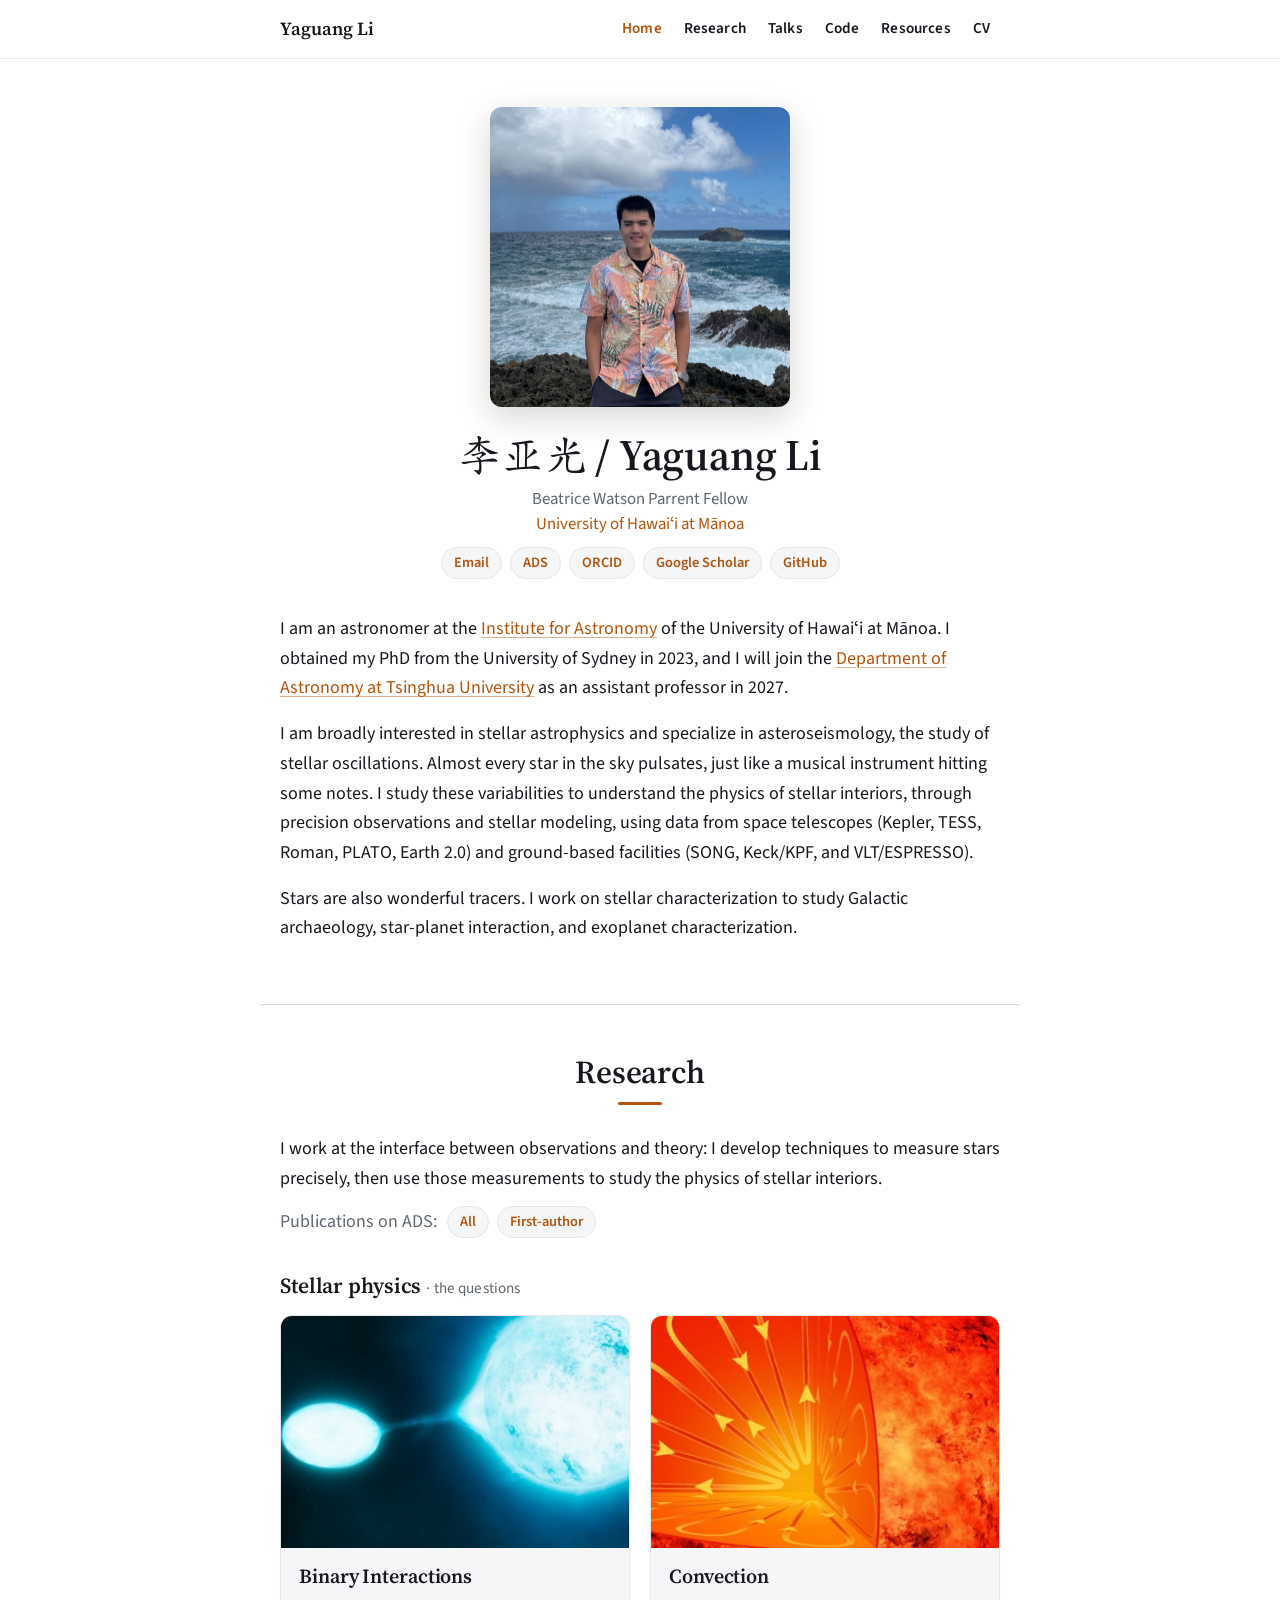
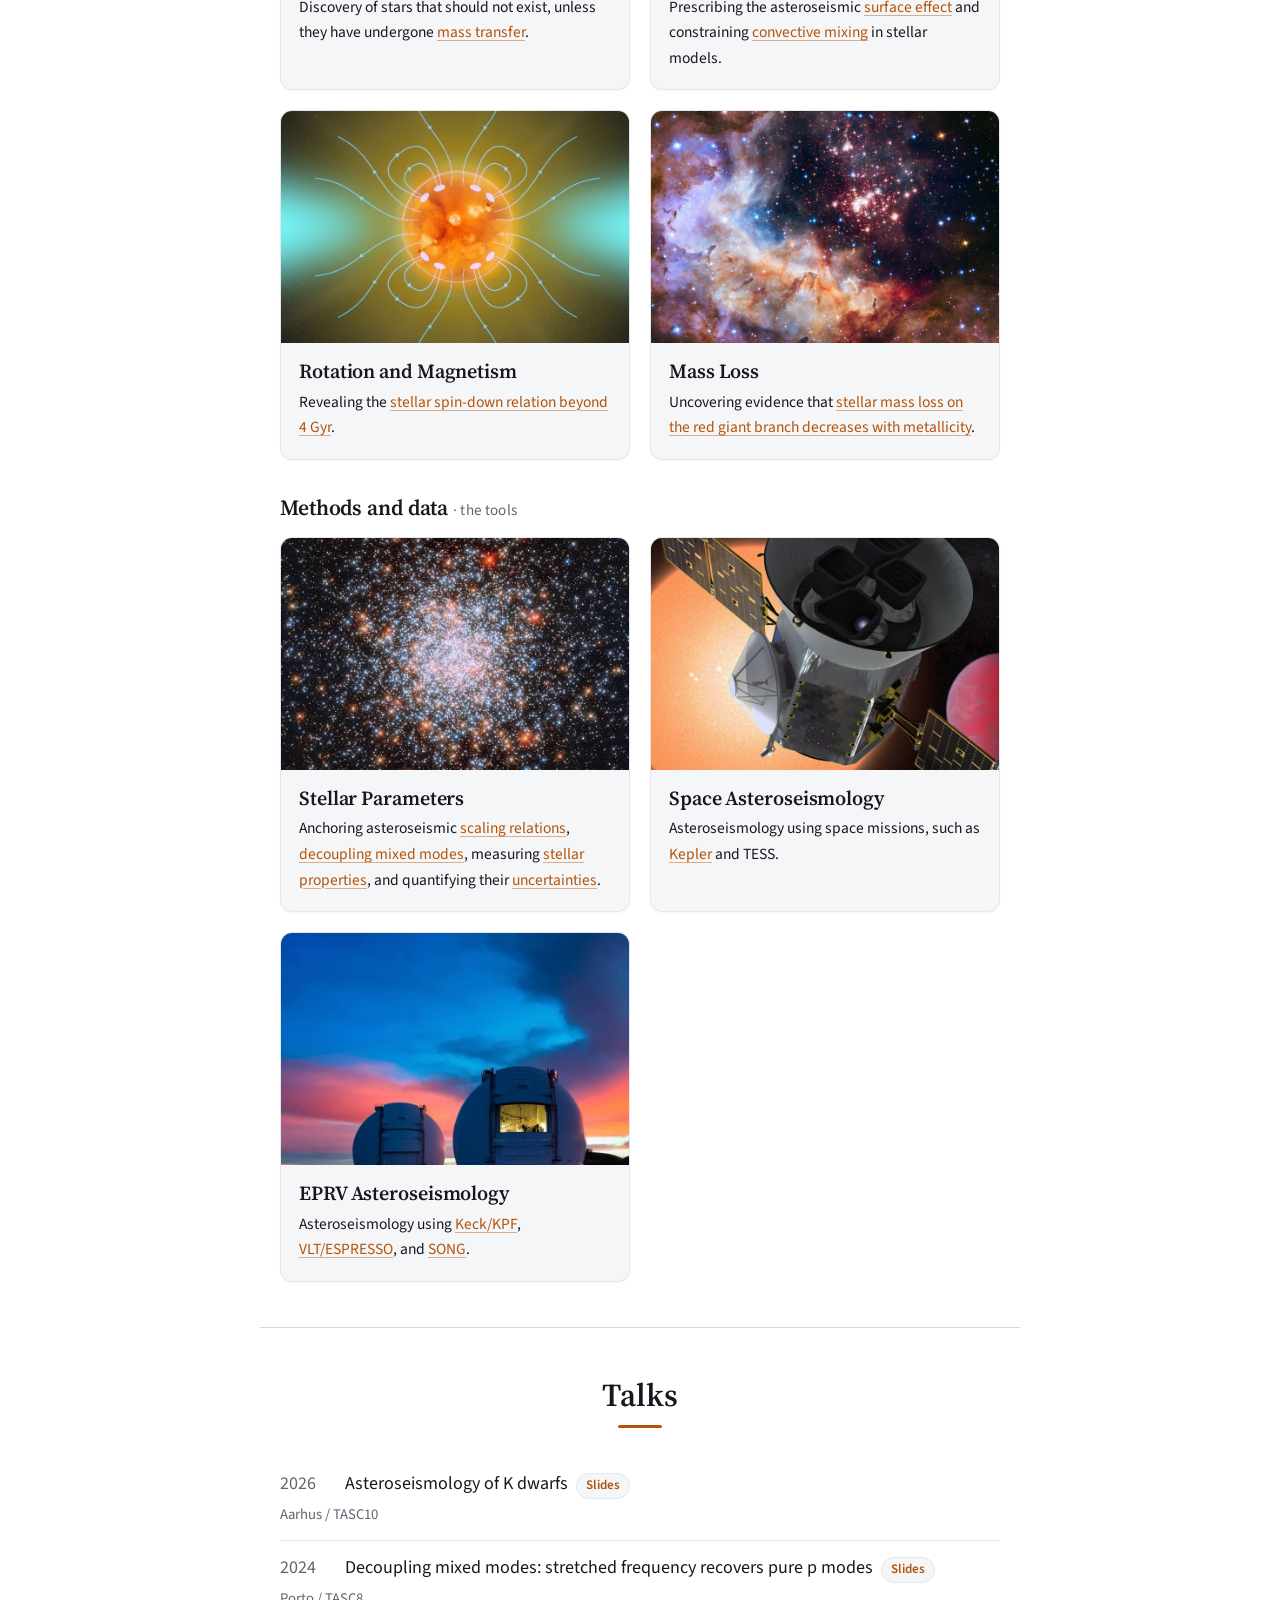
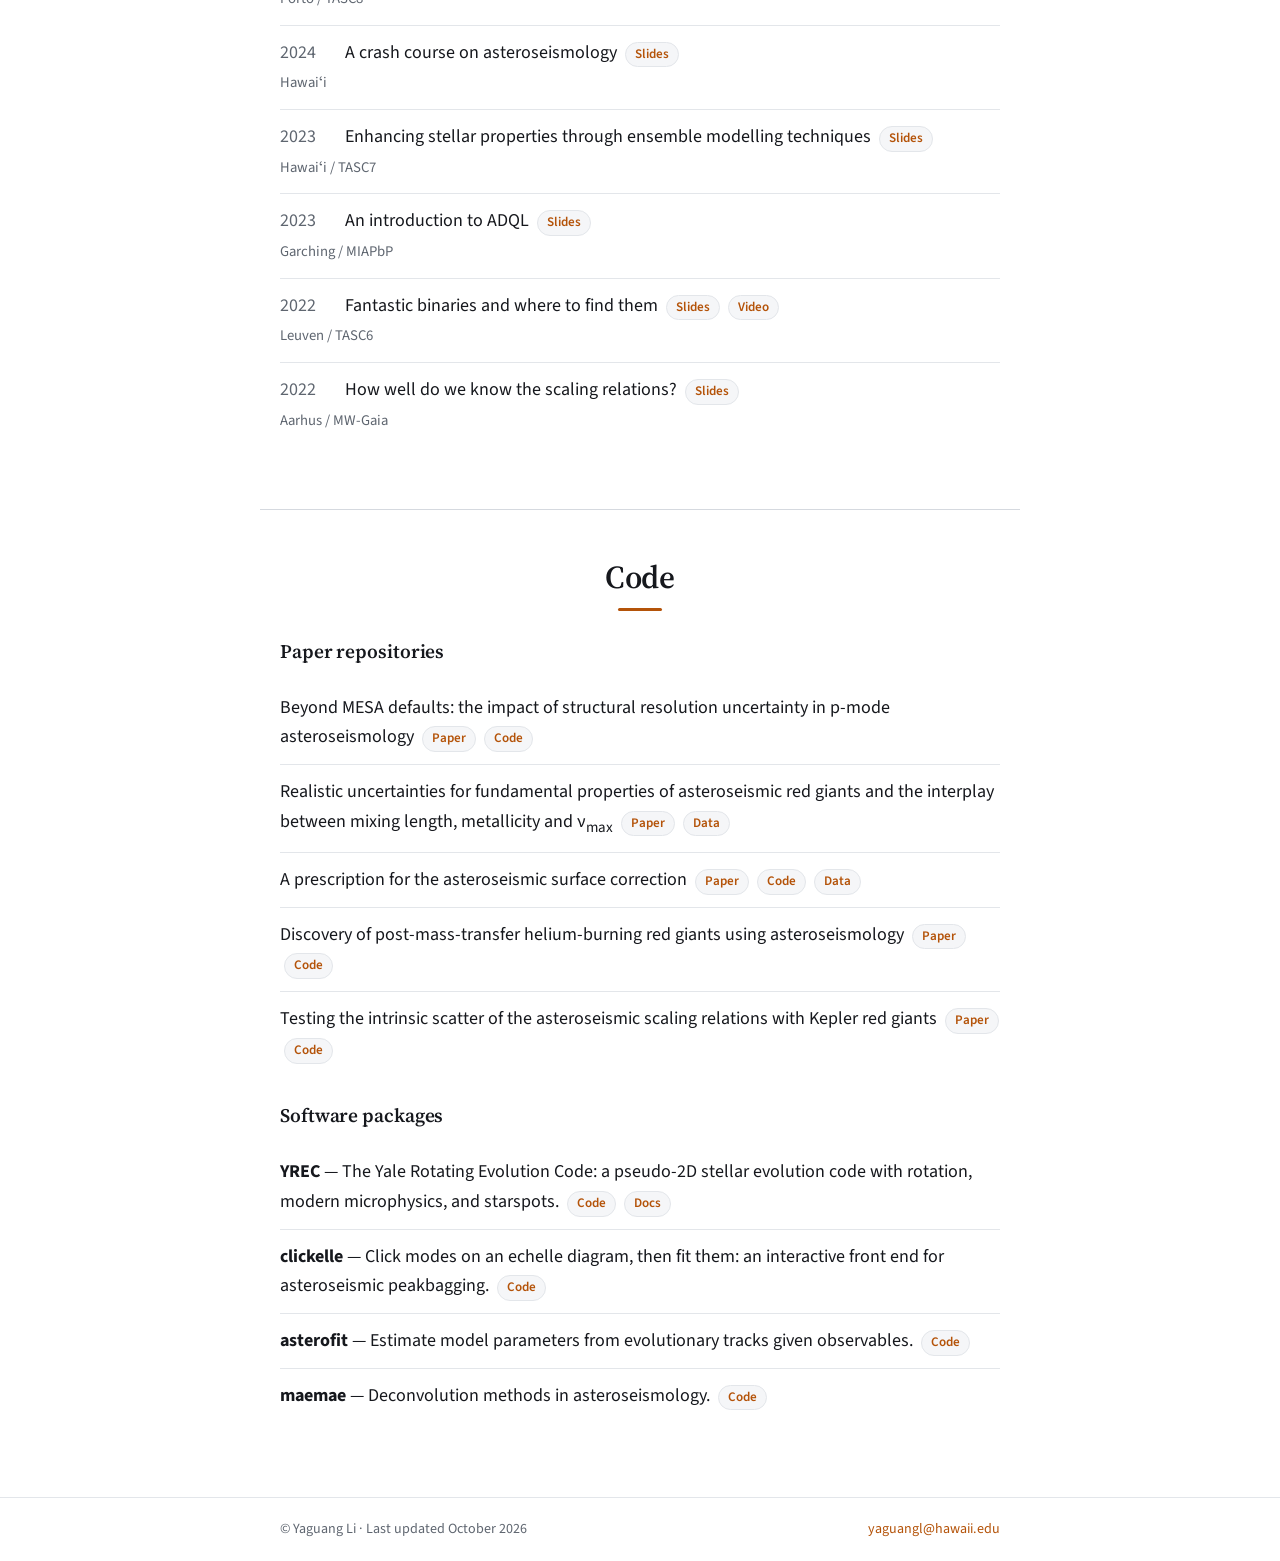
<file: index.html>
<!doctype html>
<html lang="en">
<head>
  <meta charset="utf-8">
  <meta name="viewport" content="width=device-width, initial-scale=1">
  <title>Yaguang Li @astro</title>
  <meta name="description" content="Yaguang Li (李亚光), astronomer and Beatrice Watson Parrent Fellow at the University of Hawaiʻi at Mānoa, specialising in asteroseismology.">
  <link rel="preconnect" href="https://fonts.googleapis.com">
  <link rel="preconnect" href="https://fonts.gstatic.com" crossorigin>
  <link rel="stylesheet" href="https://fonts.googleapis.com/css2?family=Source+Serif+4:opsz,wght@8..60,600&family=Source+Sans+3:wght@400;600&display=swap">
  <link rel="stylesheet" href="css/style.css">
  <link rel="icon" href="favicon.svg" type="image/svg+xml">
  <link rel="icon" href="favicon.png" type="image/png" sizes="32x32">
  <link rel="apple-touch-icon" href="apple-touch-icon.png">
  <meta property="og:type" content="website">
  <meta property="og:site_name" content="Yaguang Li @astro">
  <meta property="og:title" content="Yaguang Li @astro">
  <meta property="og:description" content="Yaguang Li (李亚光), astronomer and Beatrice Watson Parrent Fellow at the University of Hawaiʻi at Mānoa, specialising in asteroseismology.">
  <meta property="og:url" content="https://www.yaguangli.page/">
  <meta property="og:image" content="https://www.yaguangli.page/img/og-image.jpg">
  <meta property="og:image:width" content="1200">
  <meta property="og:image:height" content="630">
  <meta name="twitter:card" content="summary_large_image">
</head>
<body id="top">

<header class="site-header">
  <div class="wrap">
    <a class="brand" href="#top">Yaguang Li</a>
    <nav class="nav">
      <a href="#top">Home</a>
      <a href="#research">Research</a>
      <a href="#talks">Talks</a>
      <a href="#code">Code</a>
      <a href="resources/">Resources</a>
      <a href="files/Yaguang_Li_CV.pdf">CV</a>
    </nav>
  </div>
</header>

<main>

<!-- ================= About ================= -->
<section id="about">
  <div class="wrap">
    <div class="profile">
      <img class="profile-photo" src="img/portrait.jpg" alt="Yaguang Li standing on a rocky shoreline in Hawaiʻi">
      <div class="profile-text">
        <h1><span class="cn" lang="zh-Hans">李亚光</span> / Yaguang Li</h1>
        <p class="role">Beatrice Watson Parrent Fellow<br>
      <a href="https://people.ifa.hawaii.edu/postdocs/bio/yaguang-li/">University of Hawaiʻi at Mānoa</a></p>
        <p class="profile-links">
      <a class="tag" href="mailto:yaguangl@hawaii.edu">Email</a>
      <a class="tag" href="https://ui.adsabs.harvard.edu/public-libraries/Ua8fHbwlSWiREQ24cJjqbQ">ADS</a>
      <a class="tag" href="https://orcid.org/0000-0003-3020-4437">ORCID</a>
      <a class="tag" href="https://scholar.google.com/citations?user=w2QdlrEAAAAJ">Google Scholar</a>
      <a class="tag" href="https://github.com/parallelpro">GitHub</a>
        </p>
      </div>
    </div>

    <div class="bio">
      <p>I am an astronomer at the <a href="https://www.ifa.hawaii.edu/">Institute for Astronomy</a> of the University of Hawaiʻi at Mānoa.
      I obtained my PhD from the University of Sydney in 2023, and I will join the
      <a href="https://astro.tsinghua.edu.cn/en/">Department of Astronomy at Tsinghua University</a>
      as an assistant professor in 2027.</p>

      <p>I am broadly interested in stellar astrophysics and specialize in asteroseismology, the study of stellar
      oscillations. Almost every star in the sky pulsates, just like a musical instrument hitting some notes.
      I study these variabilities to understand the physics of stellar interiors, through precision observations and stellar modeling, using data from space telescopes (Kepler, TESS, Roman, PLATO, Earth 2.0) and
      ground-based facilities (SONG, Keck/KPF, and VLT/ESPRESSO).</p>

      <p>Stars are also wonderful tracers. I work on stellar characterization to study Galactic archaeology,
      star-planet interaction, and exoplanet characterization.</p>
    </div>
  </div>
</section>

<!-- ================= Research ================= -->
<section id="research">
  <div class="wrap">
    <h2 class="section-title">Research</h2>
    <p>I work at the interface between observations and theory: I develop techniques to measure stars
      precisely, then use those measurements to study the physics of stellar interiors.</p>

    <p class="profile-links pub-links">
      <span class="pub-label">Publications on ADS:</span>
      <a class="tag" href="https://ui.adsabs.harvard.edu/public-libraries/Ua8fHbwlSWiREQ24cJjqbQ">All</a>
      <a class="tag" href="https://ui.adsabs.harvard.edu/search/fq=%7B!type%3Daqp%20v%3D%24fq_database%7D&amp;fq_database=%28database%3Aastronomy%20OR%20database%3Aphysics%29&amp;q=%3Dauthor%3A%22%5ELi%2CYaguang%22%20collection%3Aastronomy&amp;sort=date%20desc%2C%20bibcode%20desc&amp;p_=0">First-author</a>
    </p>

    <h3 class="group-title">Stellar physics <span class="group-sub">· the questions</span></h3>
    <div class="projects">

      <article class="project">
        <img src="img/binary-interactions.jpg" alt="Binary interactions" loading="lazy">
        <div class="body">
          <h3>Binary Interactions</h3>
          <p>Discovery of stars that should not exist, unless they have undergone
            <a href="https://ui.adsabs.harvard.edu/abs/2022NatAs...6..673L/abstract">mass transfer</a>.</p>
        </div>
      </article>

      <article class="project">
        <img src="img/convection.jpg" alt="Convection" loading="lazy">
        <div class="body">
          <h3>Convection</h3>
          <p>Prescribing the asteroseismic
            <a href="https://ui.adsabs.harvard.edu/abs/2023MNRAS.523..916L/abstract">surface effect</a>
            and constraining
            <a href="https://ui.adsabs.harvard.edu/abs/2024ApJ...974...77L/abstract">convective mixing</a>
            in stellar models.</p>
        </div>
      </article>

      <article class="project">
        <img src="img/rotation-magnetism.jpg" alt="Rotation and magnetism" loading="lazy">
        <div class="body">
          <h3>Rotation and Magnetism</h3>
          <p>Revealing the
            <a href="https://ui.adsabs.harvard.edu/abs/2025ApJ...984..125L/abstract">stellar spin-down relation beyond 4 Gyr</a>.</p>
        </div>
      </article>

      <article class="project">
        <img src="img/mass-loss.jpg" alt="Mass loss" loading="lazy">
        <div class="body">
          <h3>Mass Loss</h3>
          <p>Uncovering evidence that
            <a href="https://ui.adsabs.harvard.edu/abs/2025ApJ...988..179L/abstract">stellar mass loss on the red giant branch decreases with metallicity</a>.</p>
        </div>
      </article>

    </div>

    <h3 class="group-title">Methods and data <span class="group-sub">· the tools</span></h3>
    <div class="projects">

      <article class="project">
        <img src="img/stellar-parameters.jpg" alt="Stellar parameters" loading="lazy">
        <div class="body">
          <h3>Stellar Parameters</h3>
          <p>Anchoring asteroseismic
            <a href="https://ui.adsabs.harvard.edu/abs/2021MNRAS.501.3162L/abstract">scaling relations</a>,
            <a href="https://ui.adsabs.harvard.edu/abs/2024tkas.confE..24L/abstract">decoupling mixed modes</a>,
            measuring
            <a href="https://ui.adsabs.harvard.edu/abs/2020MNRAS.495.3431L/abstract">stellar properties</a>,
            and quantifying their
            <a href="https://ui.adsabs.harvard.edu/abs/2025ApJ...994..127L/abstract">uncertainties</a>.</p>
        </div>
      </article>

      <article class="project">
        <img src="img/space-asteroseismology.jpg" alt="Space asteroseismology" loading="lazy">
        <div class="body">
          <h3>Space Asteroseismology</h3>
          <p>Asteroseismology using space missions, such as
            <a href="https://ui.adsabs.harvard.edu/abs/2020MNRAS.495.2363L/abstract">Kepler</a> and TESS.</p>
        </div>
      </article>

      <article class="project">
        <img src="img/eprv-asteroseismology.jpg" alt="EPRV asteroseismology" loading="lazy">
        <div class="body">
          <h3>EPRV Asteroseismology</h3>
          <p>Asteroseismology using
            <a href="https://ui.adsabs.harvard.edu/abs/2025ApJ...984..125L/abstract">Keck/KPF</a>,
            <a href="https://ui.adsabs.harvard.edu/abs/2024A%26A...683L..16C/abstract">VLT/ESPRESSO</a>, and
            <a href="https://ui.adsabs.harvard.edu/abs/2025A%26A...700A..39K/abstract">SONG</a>.</p>
        </div>
      </article>

    </div>
  </div>
</section>

<!-- ================= Talks ================= -->
<section id="talks">
  <div class="wrap">
    <h2 class="section-title">Talks</h2>
    <ul class="list">
      <li><span class="year">2026</span>
        Asteroseismology of K dwarfs
        <a class="tag" href="https://zenodo.org/records/23086448">Slides</a>
        <br><span class="venue">Aarhus / TASC10</span></li>

      <li><span class="year">2024</span>
        Decoupling mixed modes: stretched frequency recovers pure p modes
        <a class="tag" href="files/slides/2024-tasc8-decoupling-mixed-modes.pdf">Slides</a>
        <br><span class="venue">Porto / TASC8</span></li>

      <li><span class="year">2024</span>
        A crash course on asteroseismology
        <a class="tag" href="files/slides/2024-crash-course-asteroseismology.pdf">Slides</a>
        <br><span class="venue">Hawaiʻi</span></li>

      <li><span class="year">2023</span>
        Enhancing stellar properties through ensemble modelling techniques
        <a class="tag" href="files/slides/2023-intro-to-adql.pdf">Slides</a>
        <br><span class="venue">Hawaiʻi / TASC7</span></li>

      <li><span class="year">2023</span>
        An introduction to ADQL
        <a class="tag" href="files/slides/2023-intro-to-adql.pdf">Slides</a>
        <br><span class="venue">Garching / MIAPbP</span></li>

      <li><span class="year">2022</span>
        Fantastic binaries and where to find them
        <a class="tag" href="https://tasoc.dk/download_conference.php?file=TASC6/talks/tasc6kasc13_Friday_Yaguang_Li.pdf">Slides</a>
        <a class="tag" href="https://www.youtube.com/watch?v=kCnhkg1hV_A&amp;list=PLrGAIWCGSKlA9b0l-dOuhvueele_CG4QG&amp;index=16&amp;t=4493s">Video</a>
        <br><span class="venue">Leuven / TASC6</span></li>

      <li><span class="year">2022</span>
        How well do we know the scaling relations?
        <a class="tag" href="https://zenodo.org/record/6654481">Slides</a>
        <br><span class="venue">Aarhus / MW-Gaia</span></li>
    </ul>
  </div>
</section>

<!-- ================= Code ================= -->
<section id="code">
  <div class="wrap">
    <h2 class="section-title">Code</h2>
    <h3>Paper repositories</h3>
    <ul class="list">
      <li>Beyond MESA defaults: the impact of structural resolution uncertainty in p-mode asteroseismology
        <a class="tag" href="https://ui.adsabs.harvard.edu/abs/2025ApJ...994..127L/abstract">Paper</a>
        <a class="tag" href="https://github.com/mjoyceGR/dmesh">Code</a></li>
      <li>Realistic uncertainties for fundamental properties of asteroseismic red giants and the interplay between mixing length, metallicity and ν<sub>max</sub>
        <a class="tag" href="https://ui.adsabs.harvard.edu/abs/2024ApJ...974...77L/abstract">Paper</a>
        <a class="tag" href="https://zenodo.org/records/12815718">Data</a></li>
      <li>A prescription for the asteroseismic surface correction
        <a class="tag" href="https://ui.adsabs.harvard.edu/abs/2023MNRAS.523..916L/abstract">Paper</a>
        <a class="tag" href="https://github.com/parallelpro/surface">Code</a>
        <a class="tag" href="https://zenodo.org/records/7905521">Data</a></li>
      <li>Discovery of post-mass-transfer helium-burning red giants using asteroseismology
        <a class="tag" href="https://ui.adsabs.harvard.edu/abs/2022NatAs...6..673L/abstract">Paper</a>
        <a class="tag" href="https://github.com/parallelpro/Yaguang_stripped_rg_repo">Code</a></li>
      <li>Testing the intrinsic scatter of the asteroseismic scaling relations with Kepler red giants
        <a class="tag" href="https://ui.adsabs.harvard.edu/abs/2021MNRAS.501.3162L/abstract">Paper</a>
        <a class="tag" href="https://github.com/parallelpro/nike">Code</a></li>
    </ul>

    <h3>Software packages</h3>
    <ul class="list">
      <li><strong>YREC</strong> — The Yale Rotating Evolution Code: a pseudo-2D stellar evolution code with rotation, modern microphysics, and starspots.
        <a class="tag" href="https://github.com/parallelpro/yrec">Code</a>
        <a class="tag" href="https://yrec.readthedocs.io/en/latest/">Docs</a></li>
      <li><strong>clickelle</strong> — Click modes on an echelle diagram, then fit them: an interactive front end for asteroseismic peakbagging.
        <a class="tag" href="https://github.com/parallelpro/clickelle">Code</a></li>
      <li><strong>asterofit</strong> — Estimate model parameters from evolutionary tracks given observables.
        <a class="tag" href="https://github.com/parallelpro/asterofit">Code</a></li>
      <li><strong>maemae</strong> — Deconvolution methods in asteroseismology.
        <a class="tag" href="https://github.com/parallelpro/maemae">Code</a></li>
    </ul>
  </div>
</section>

</main>

<footer class="site-footer">
  <div class="wrap">
    <span>© Yaguang Li · Last updated October 2026</span>
    <span><a href="mailto:yaguangl@hawaii.edu">yaguangl@hawaii.edu</a></span>
  </div>
</footer>

<script>
  // Highlight the nav link for whichever section is in view.
  (function () {
    var links = Array.prototype.slice.call(document.querySelectorAll('.nav a[href^="#"]'));
    var map = {};
    links.forEach(function (a) { map[a.getAttribute('href').slice(1)] = a; });
    map['about'] = map['top'];  // the About section counts as Home
    var targets = Object.keys(map).map(function (id) { return document.getElementById(id); })
      .filter(function (el) { return el && el.tagName === 'SECTION'; });
    if (!('IntersectionObserver' in window) || !targets.length) return;
    var io = new IntersectionObserver(function (entries) {
      entries.forEach(function (e) {
        if (!e.isIntersecting) return;
        links.forEach(function (a) { a.removeAttribute('aria-current'); });
        var a = map[e.target.id]; if (a) a.setAttribute('aria-current', 'page');
      });
    }, { rootMargin: '-45% 0px -50% 0px' });
    targets.forEach(function (t) { io.observe(t); });
  })();
</script>

</body>
</html>
</file>
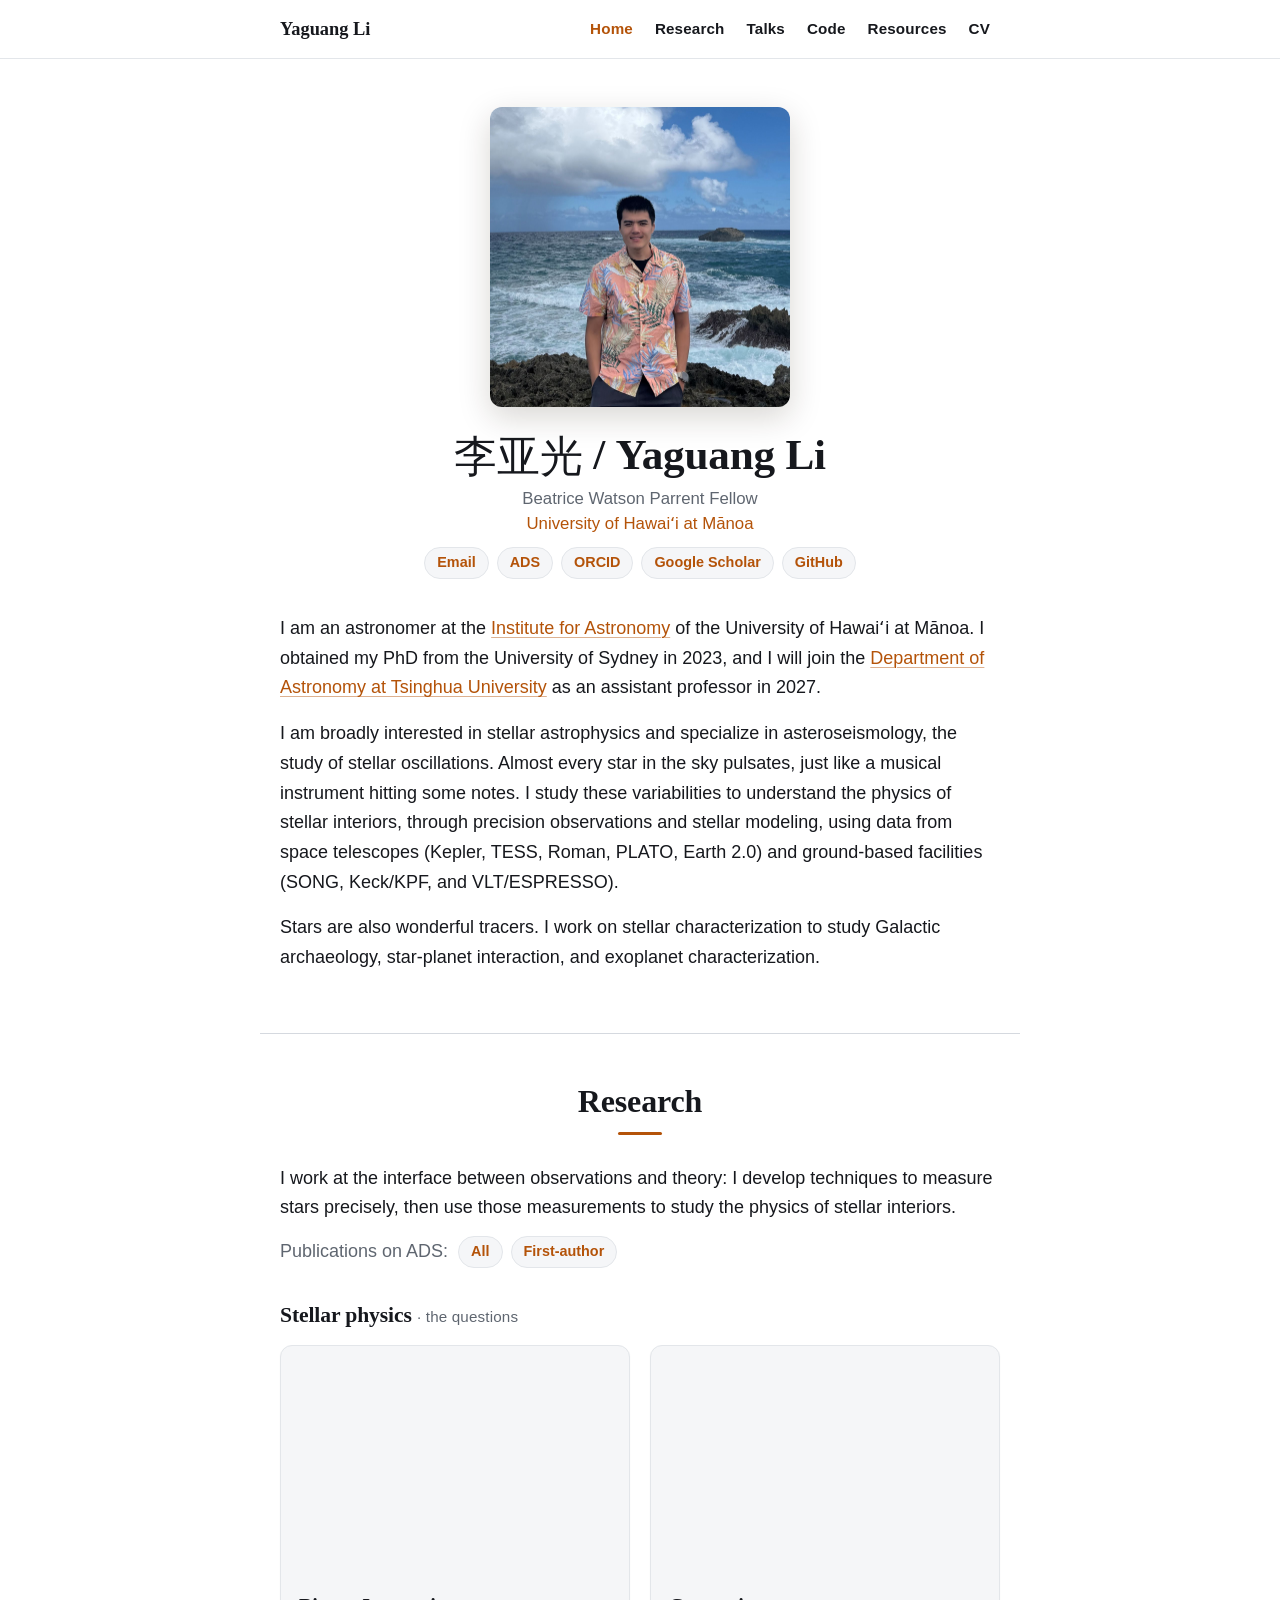
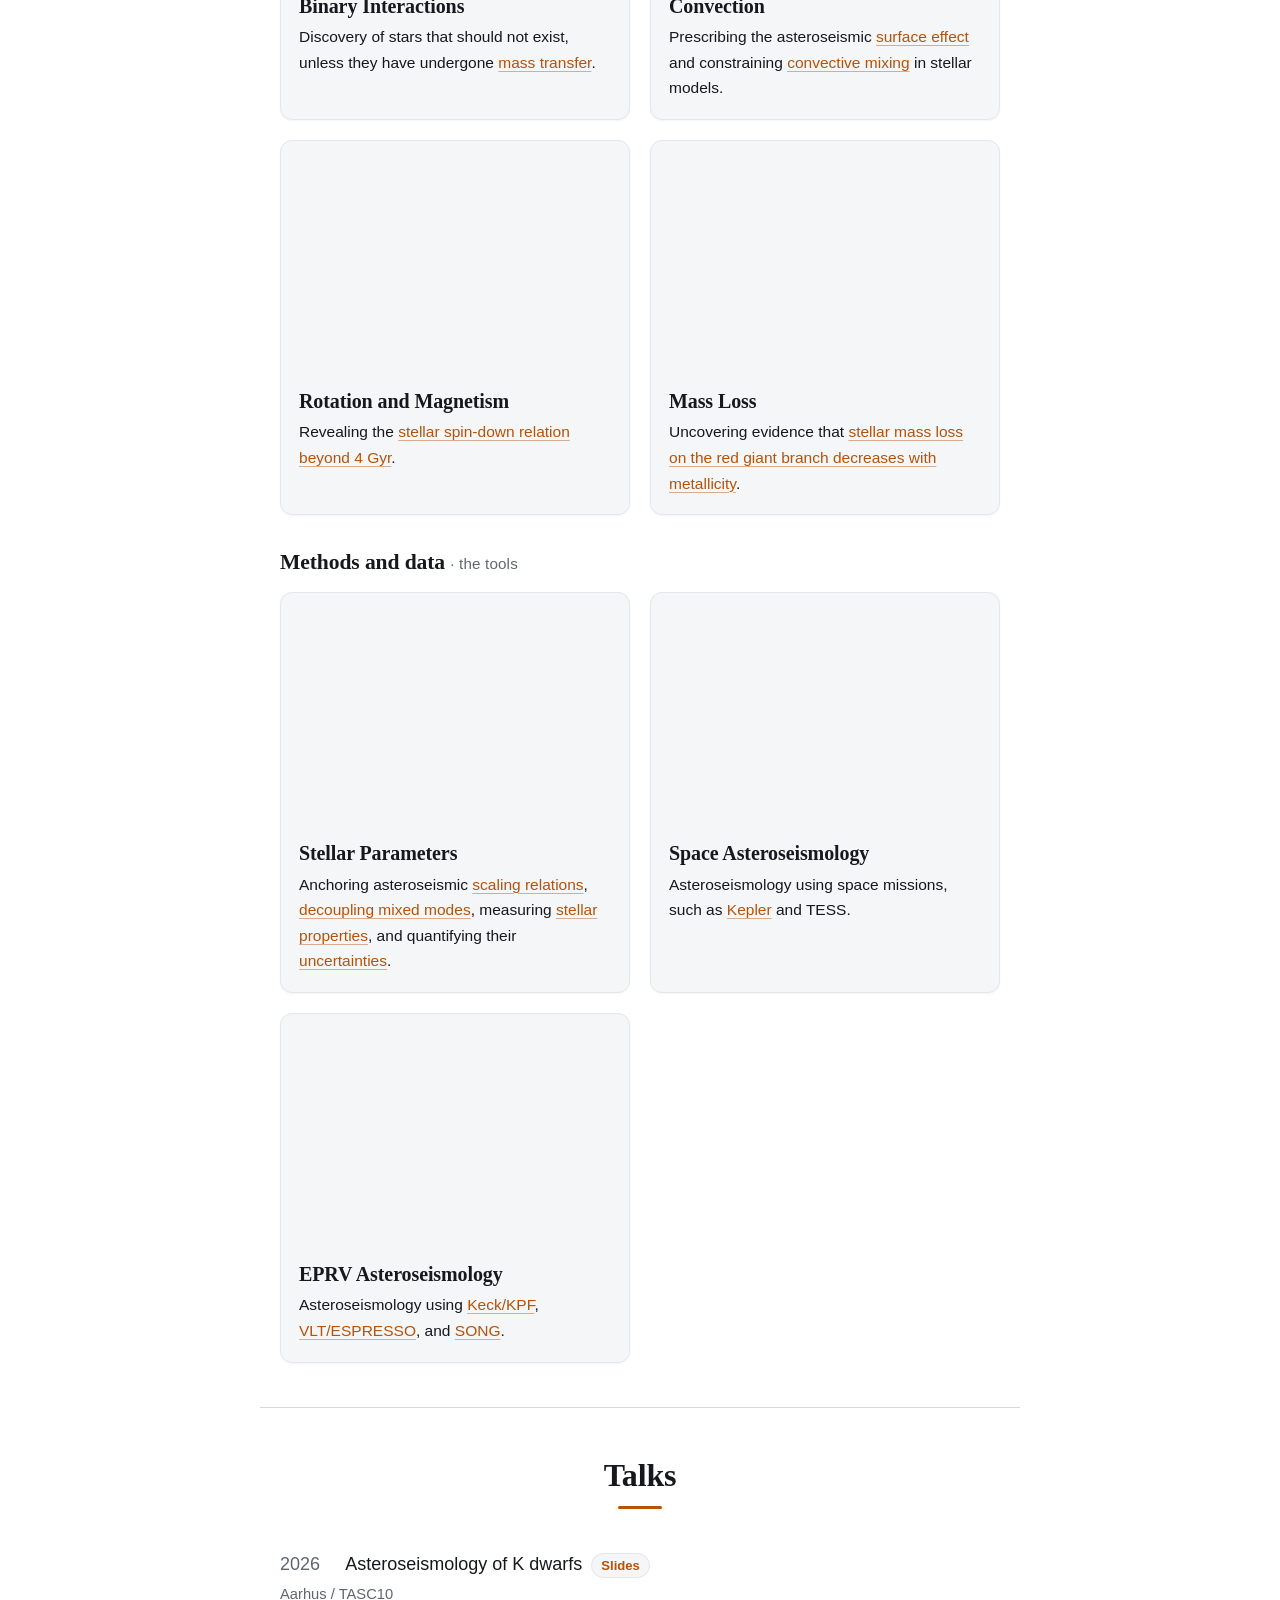
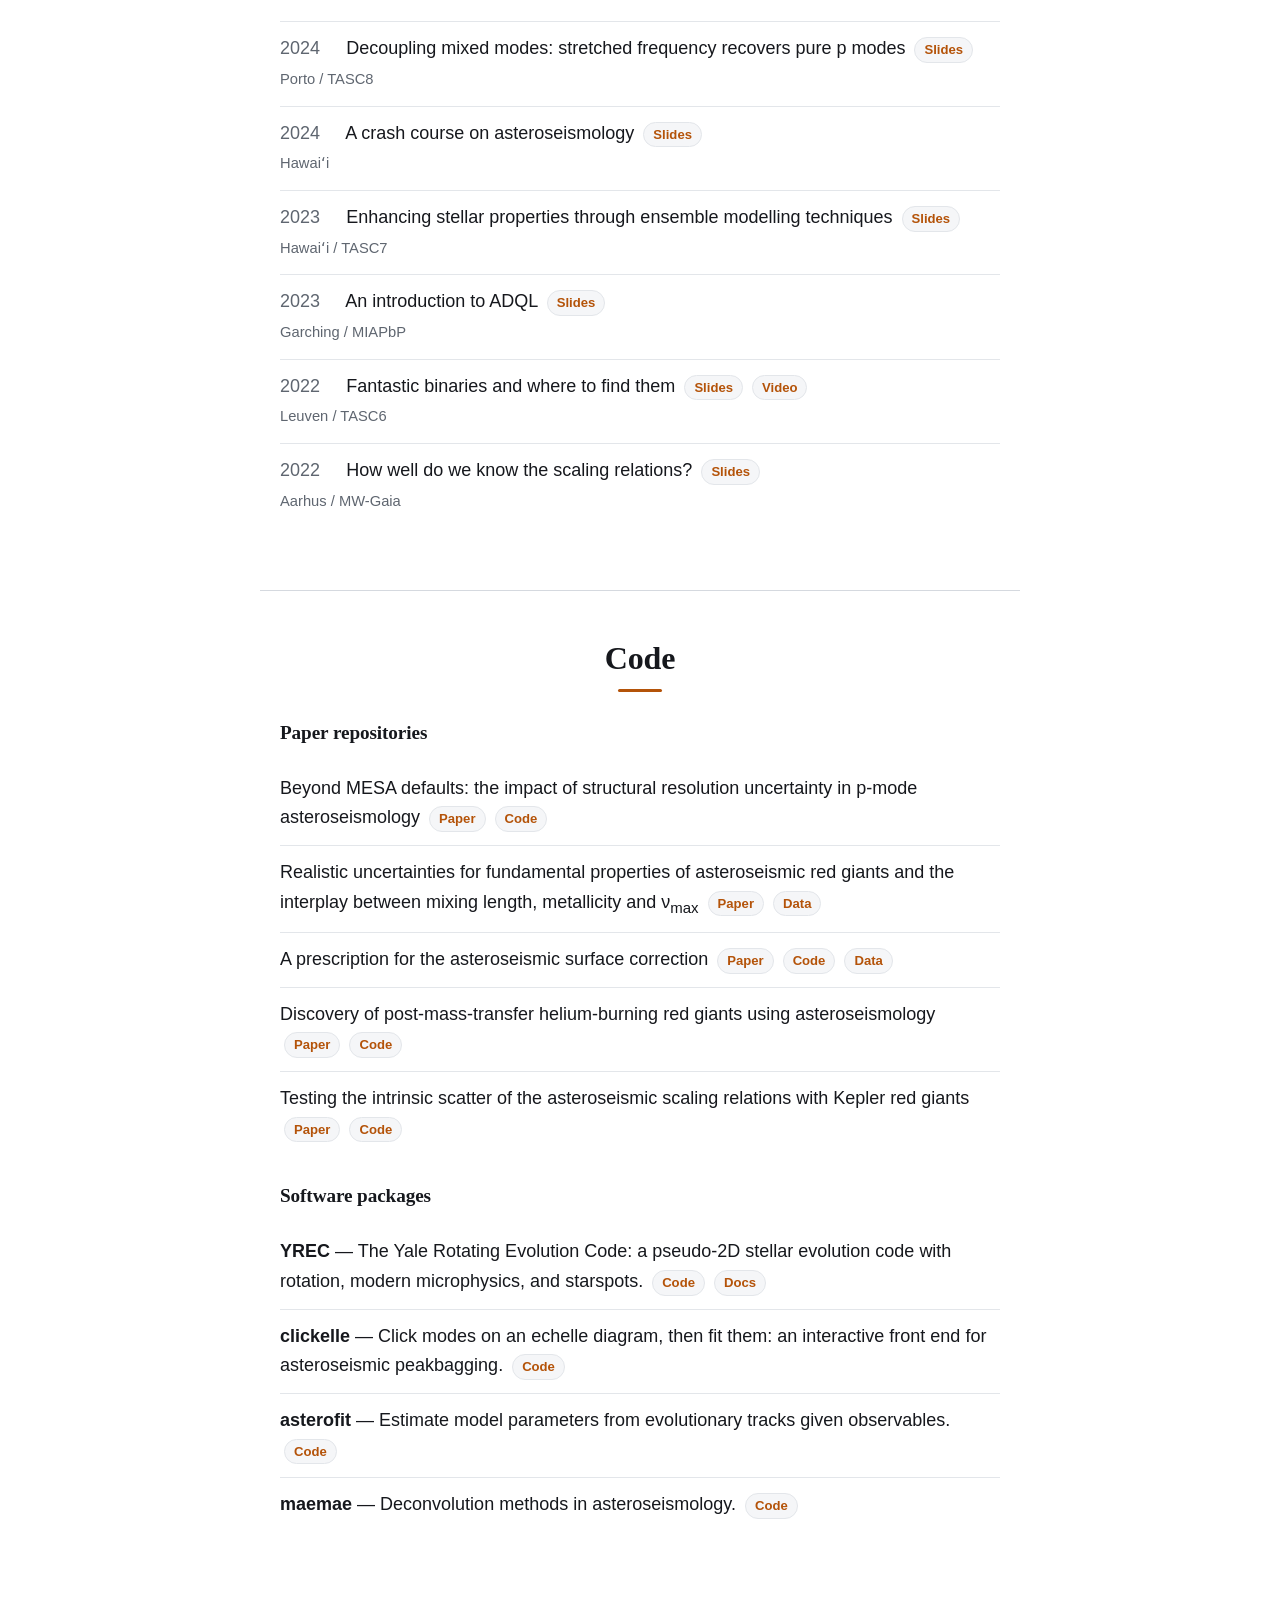
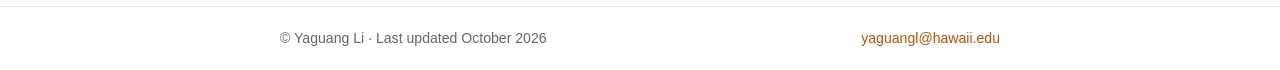
<file: astronomy-home/index.html>
<!doctype html><html lang="en"><head><meta charset="utf-8">
<meta http-equiv="refresh" content="0; url=/"><link rel="canonical" href="/">
<title>Redirecting…</title></head><body><p>Moved to <a href="/">/</a>.</p></body></html>
</file>
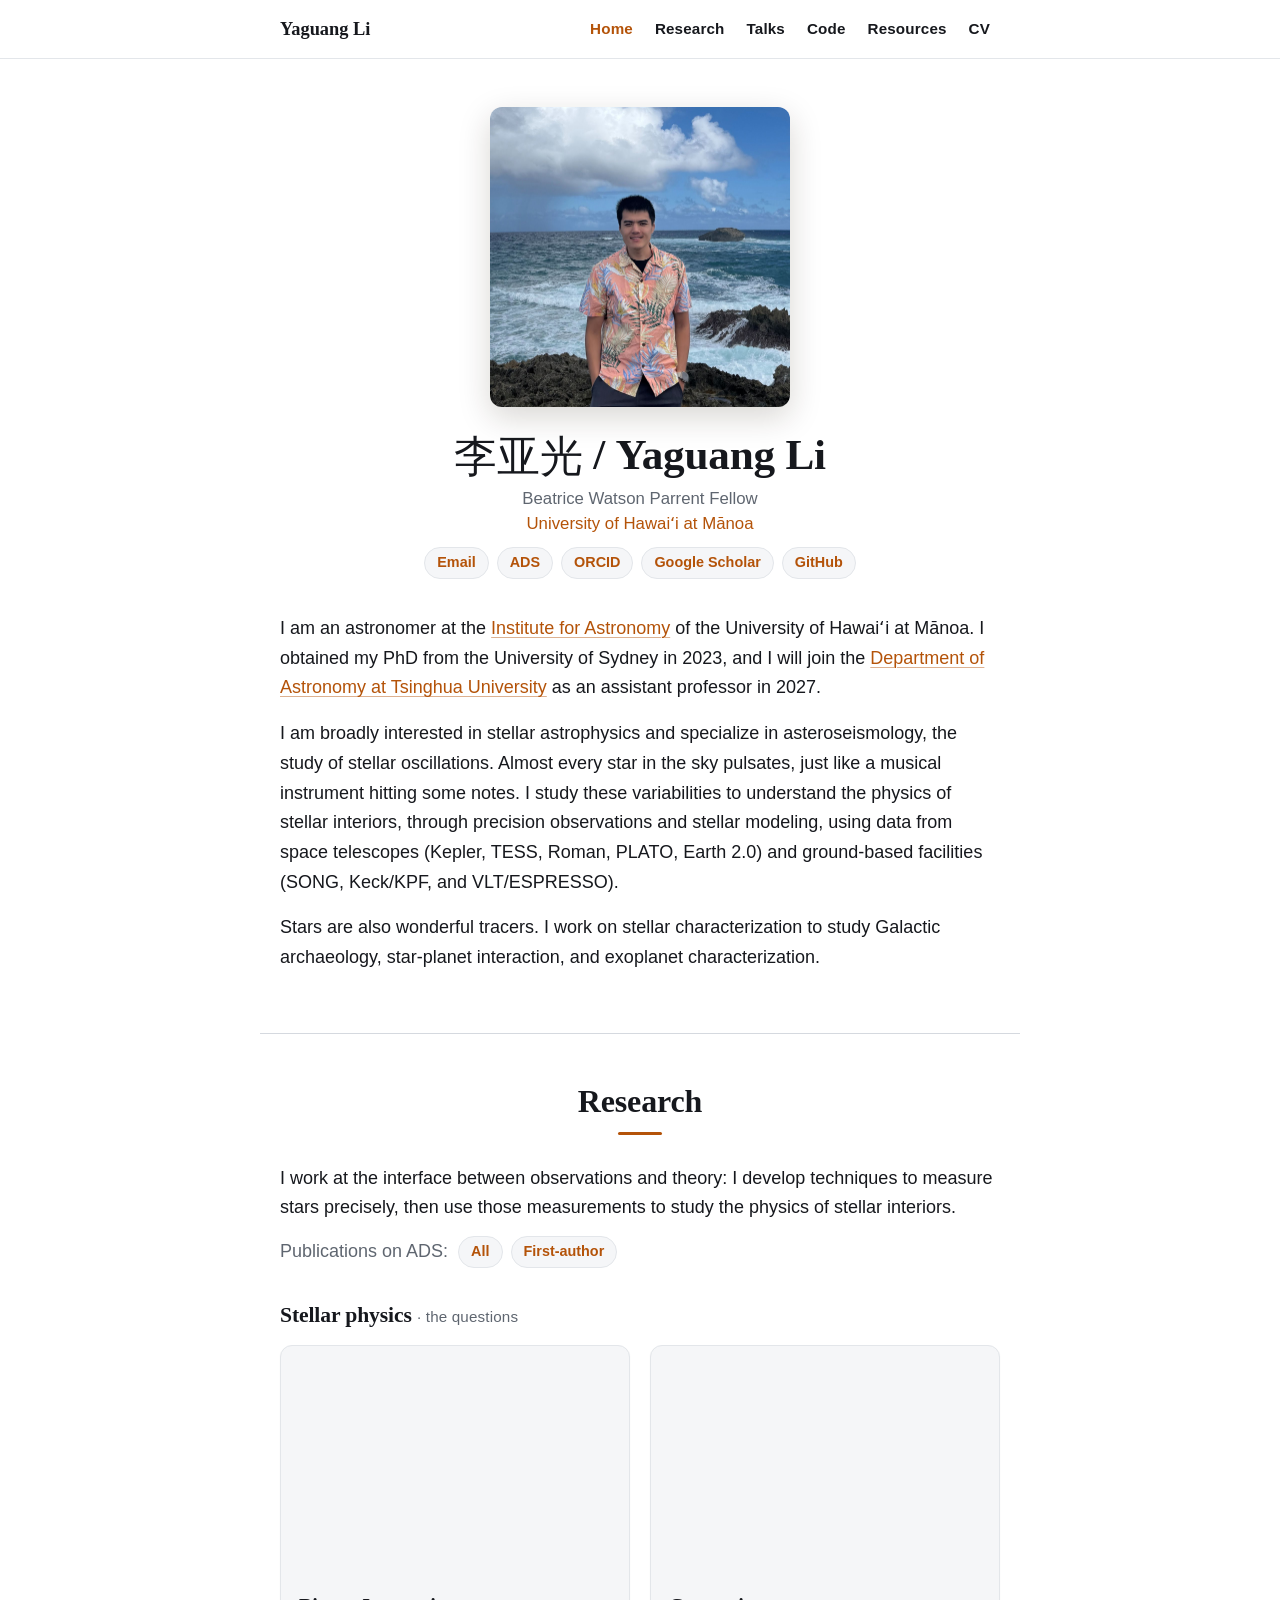
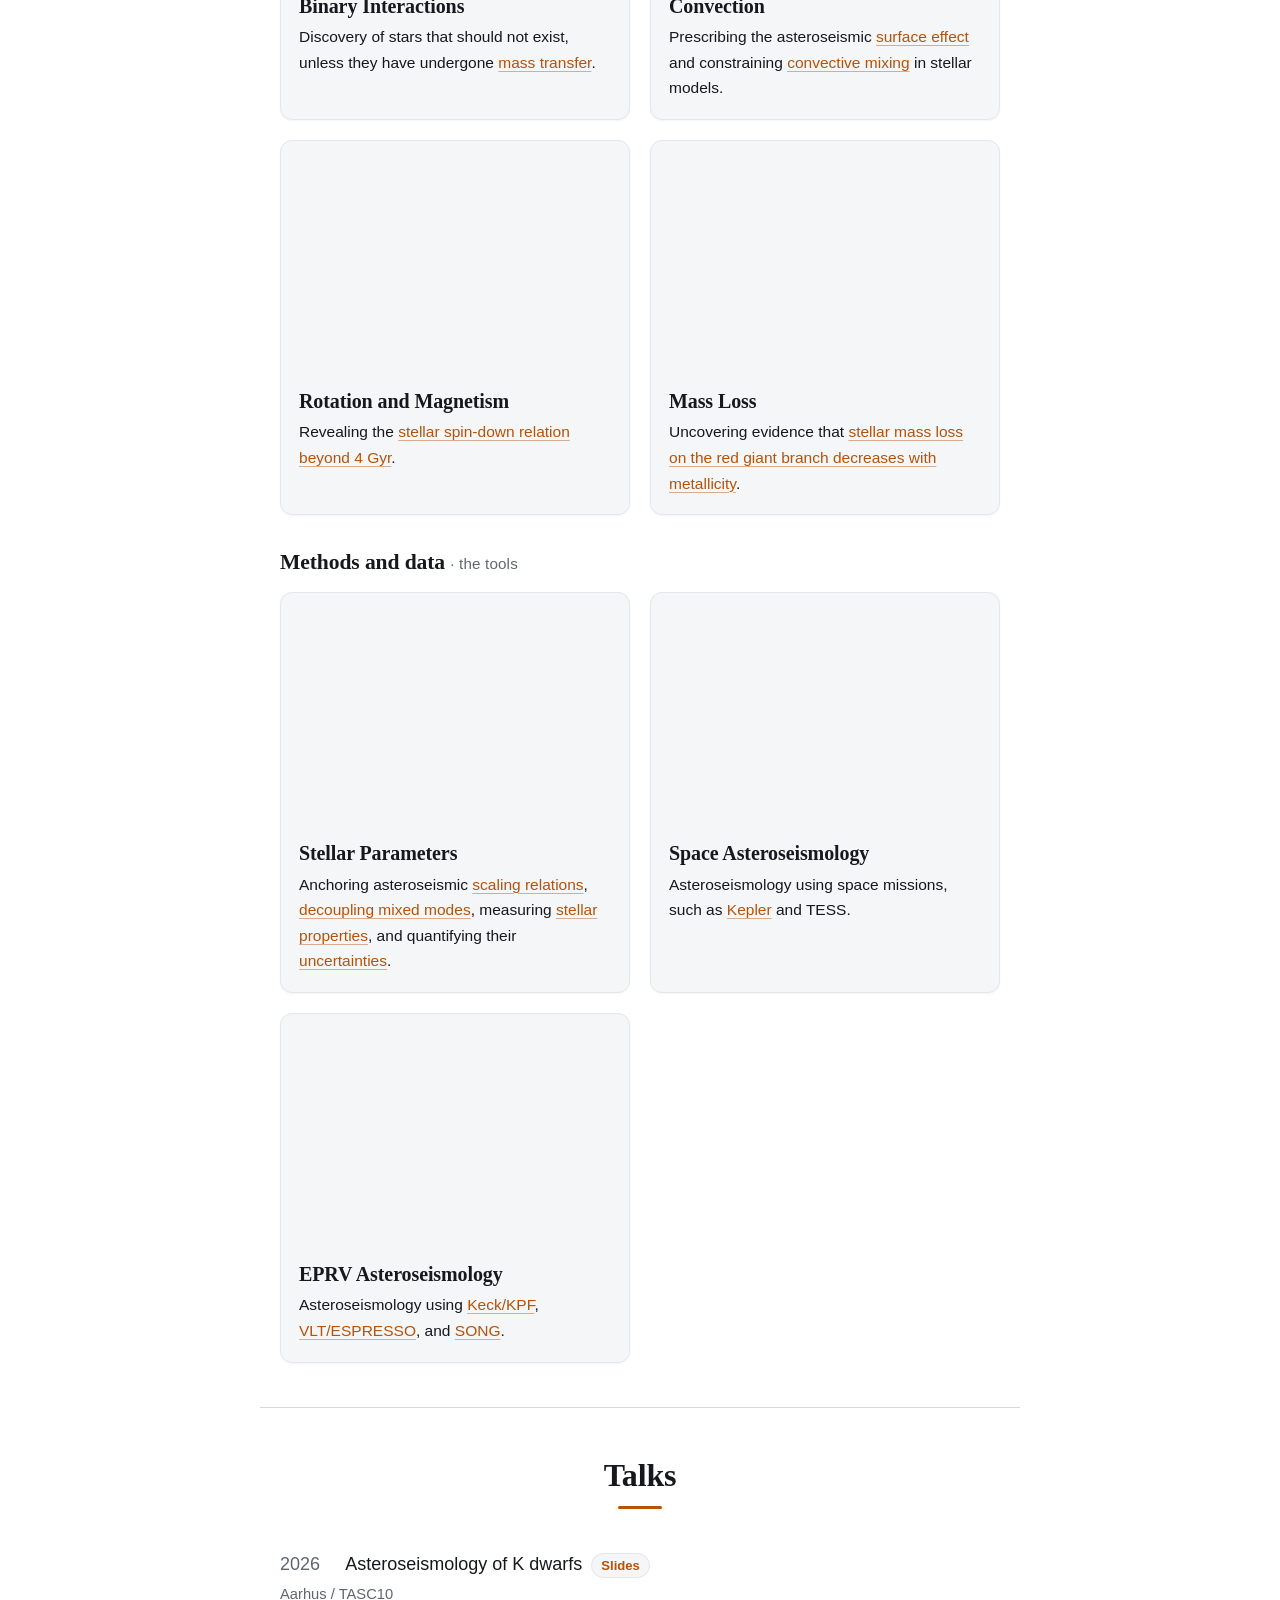
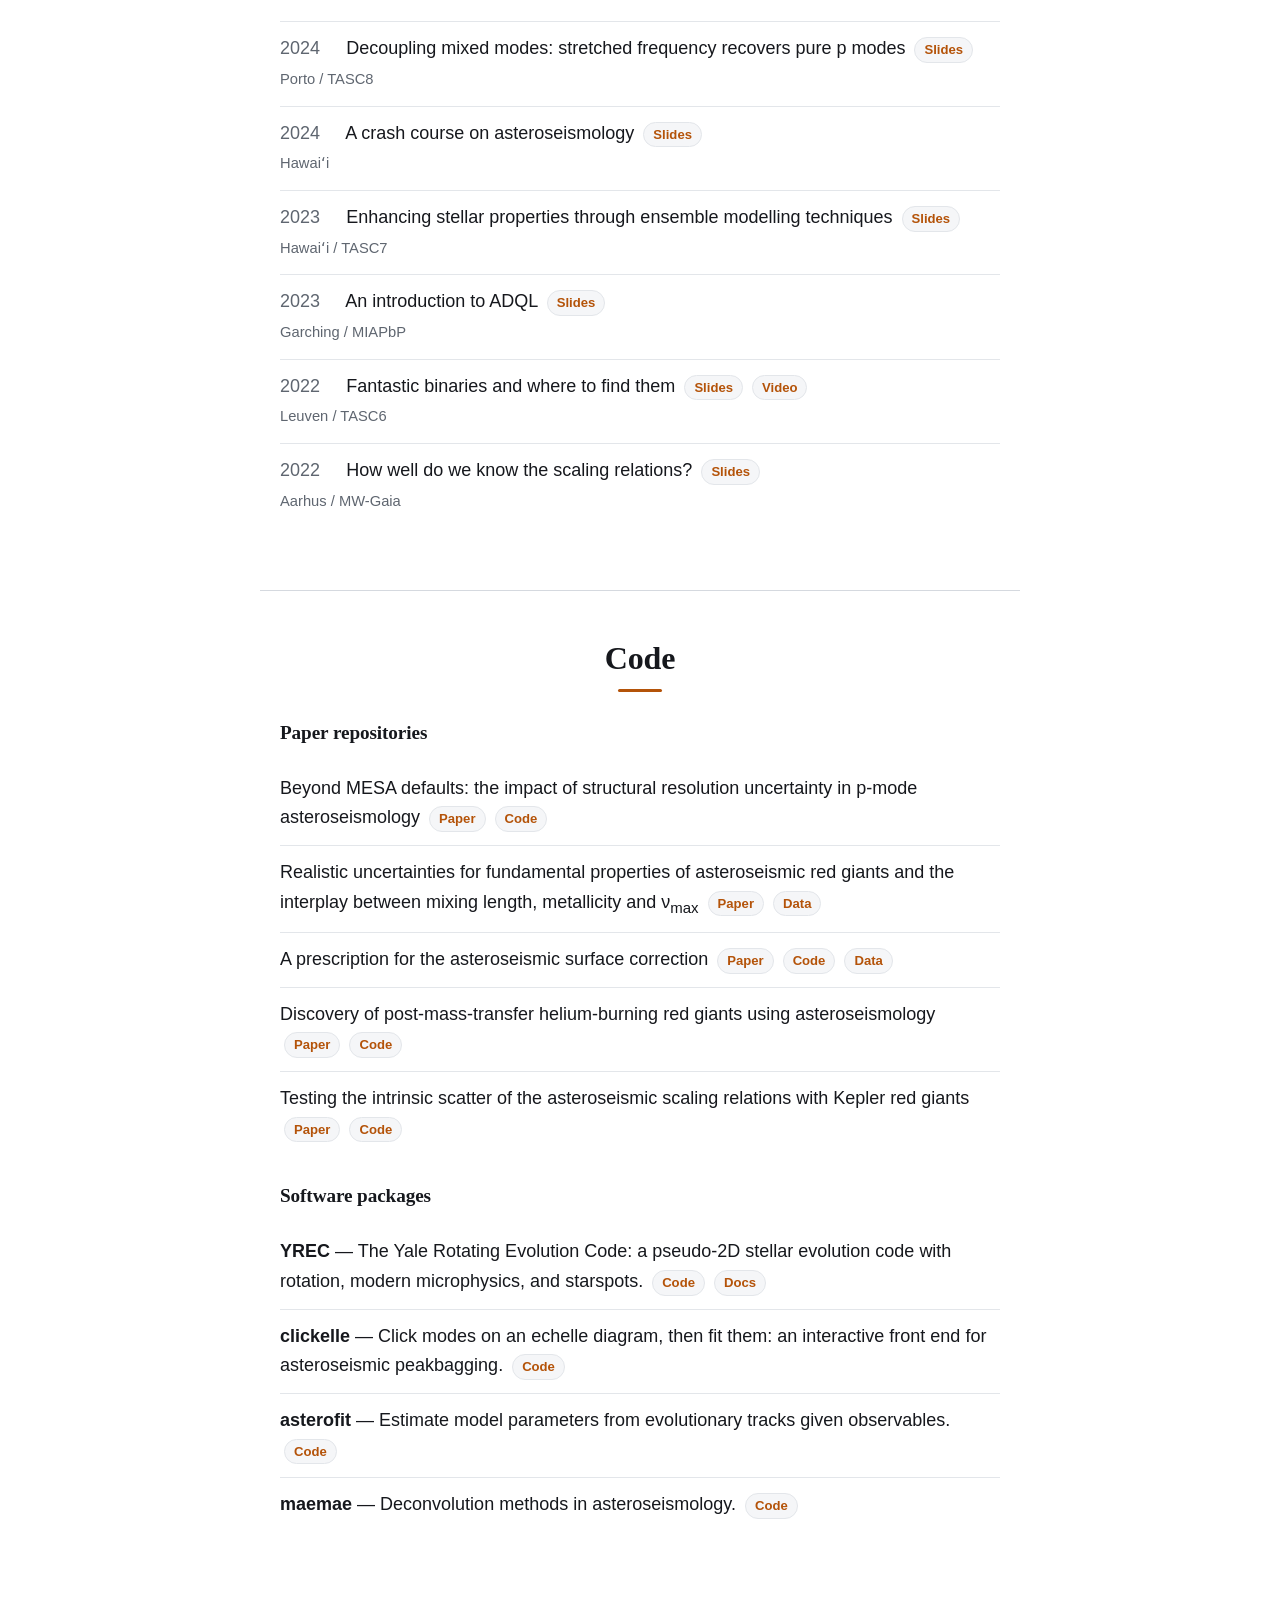
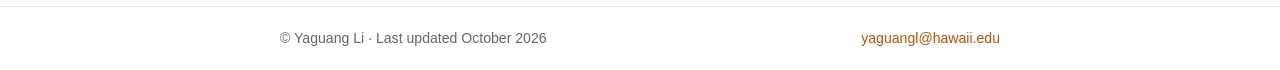
<file: astronomy-research/index.html>
<!doctype html><html lang="en"><head><meta charset="utf-8">
<meta http-equiv="refresh" content="0; url=/#research"><link rel="canonical" href="/#research">
<title>Redirecting…</title></head><body><p>Moved to <a href="/#research">/#research</a>.</p></body></html>
</file>
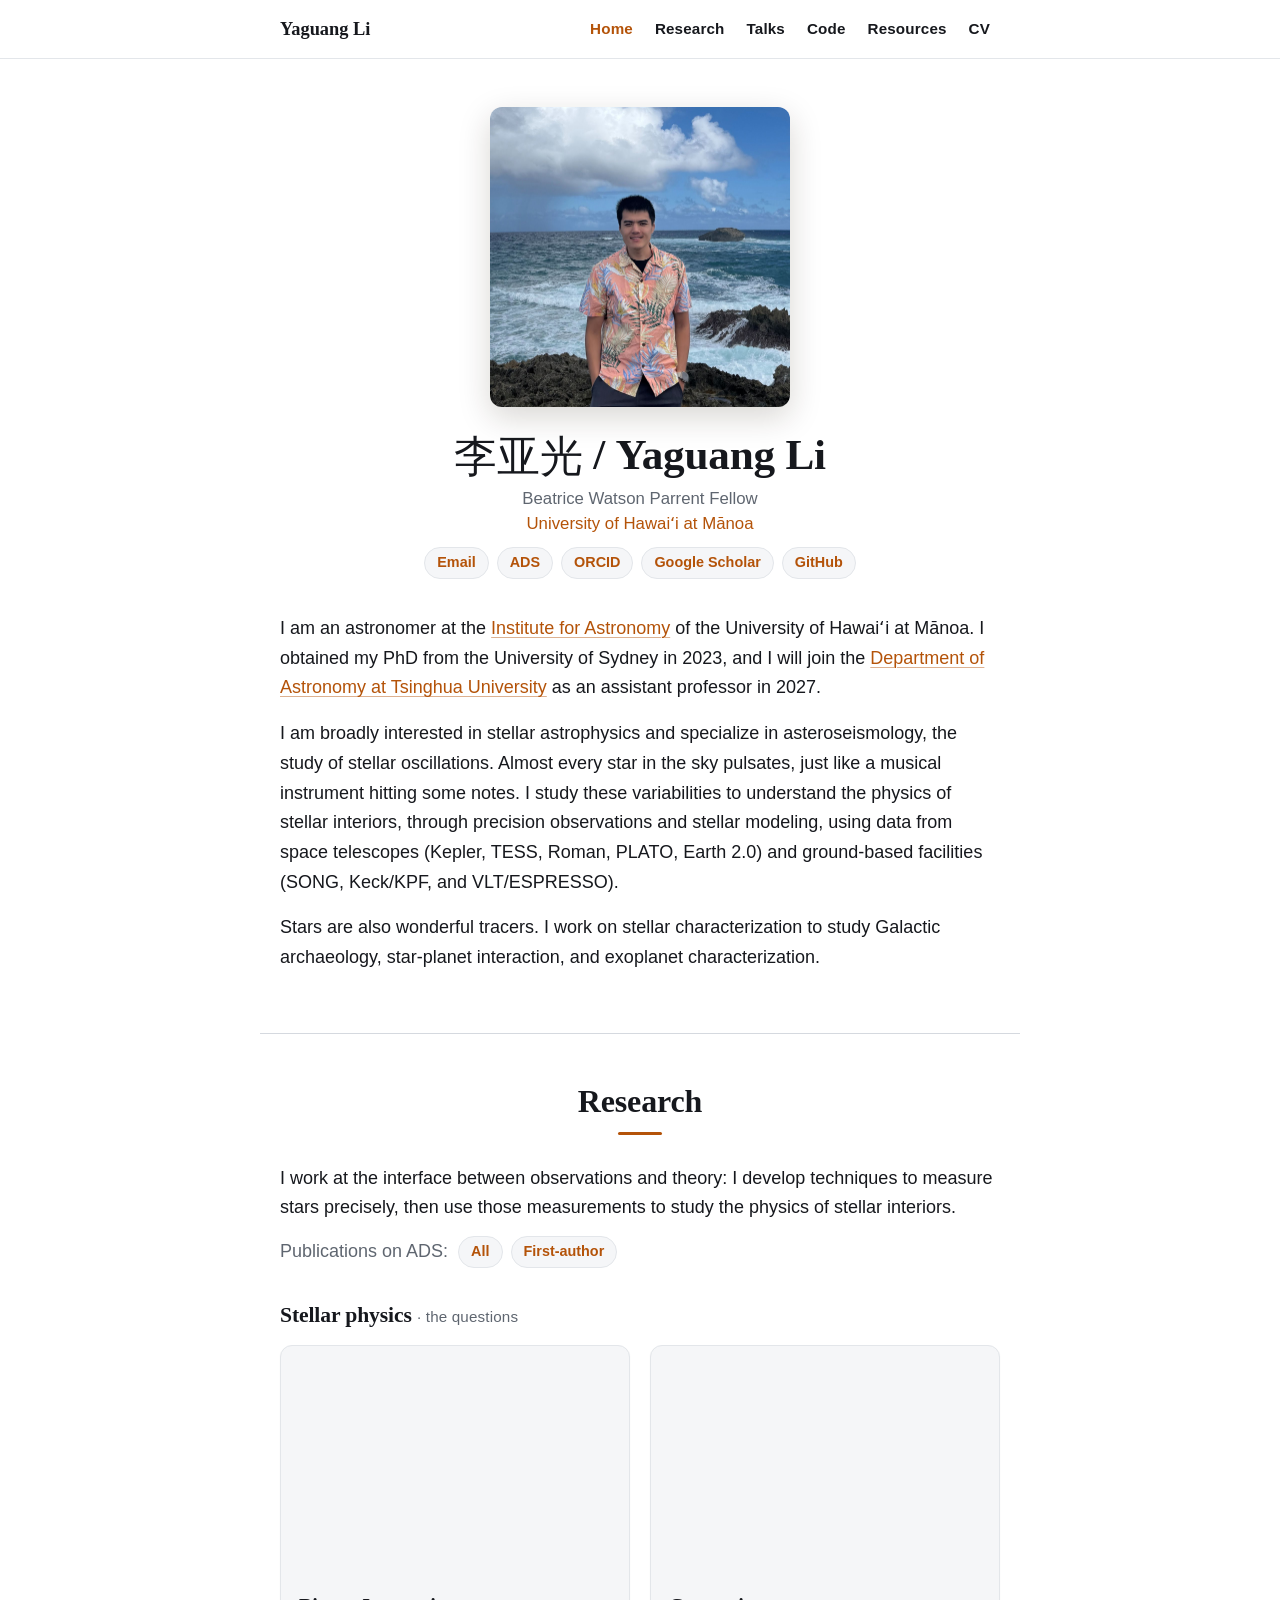
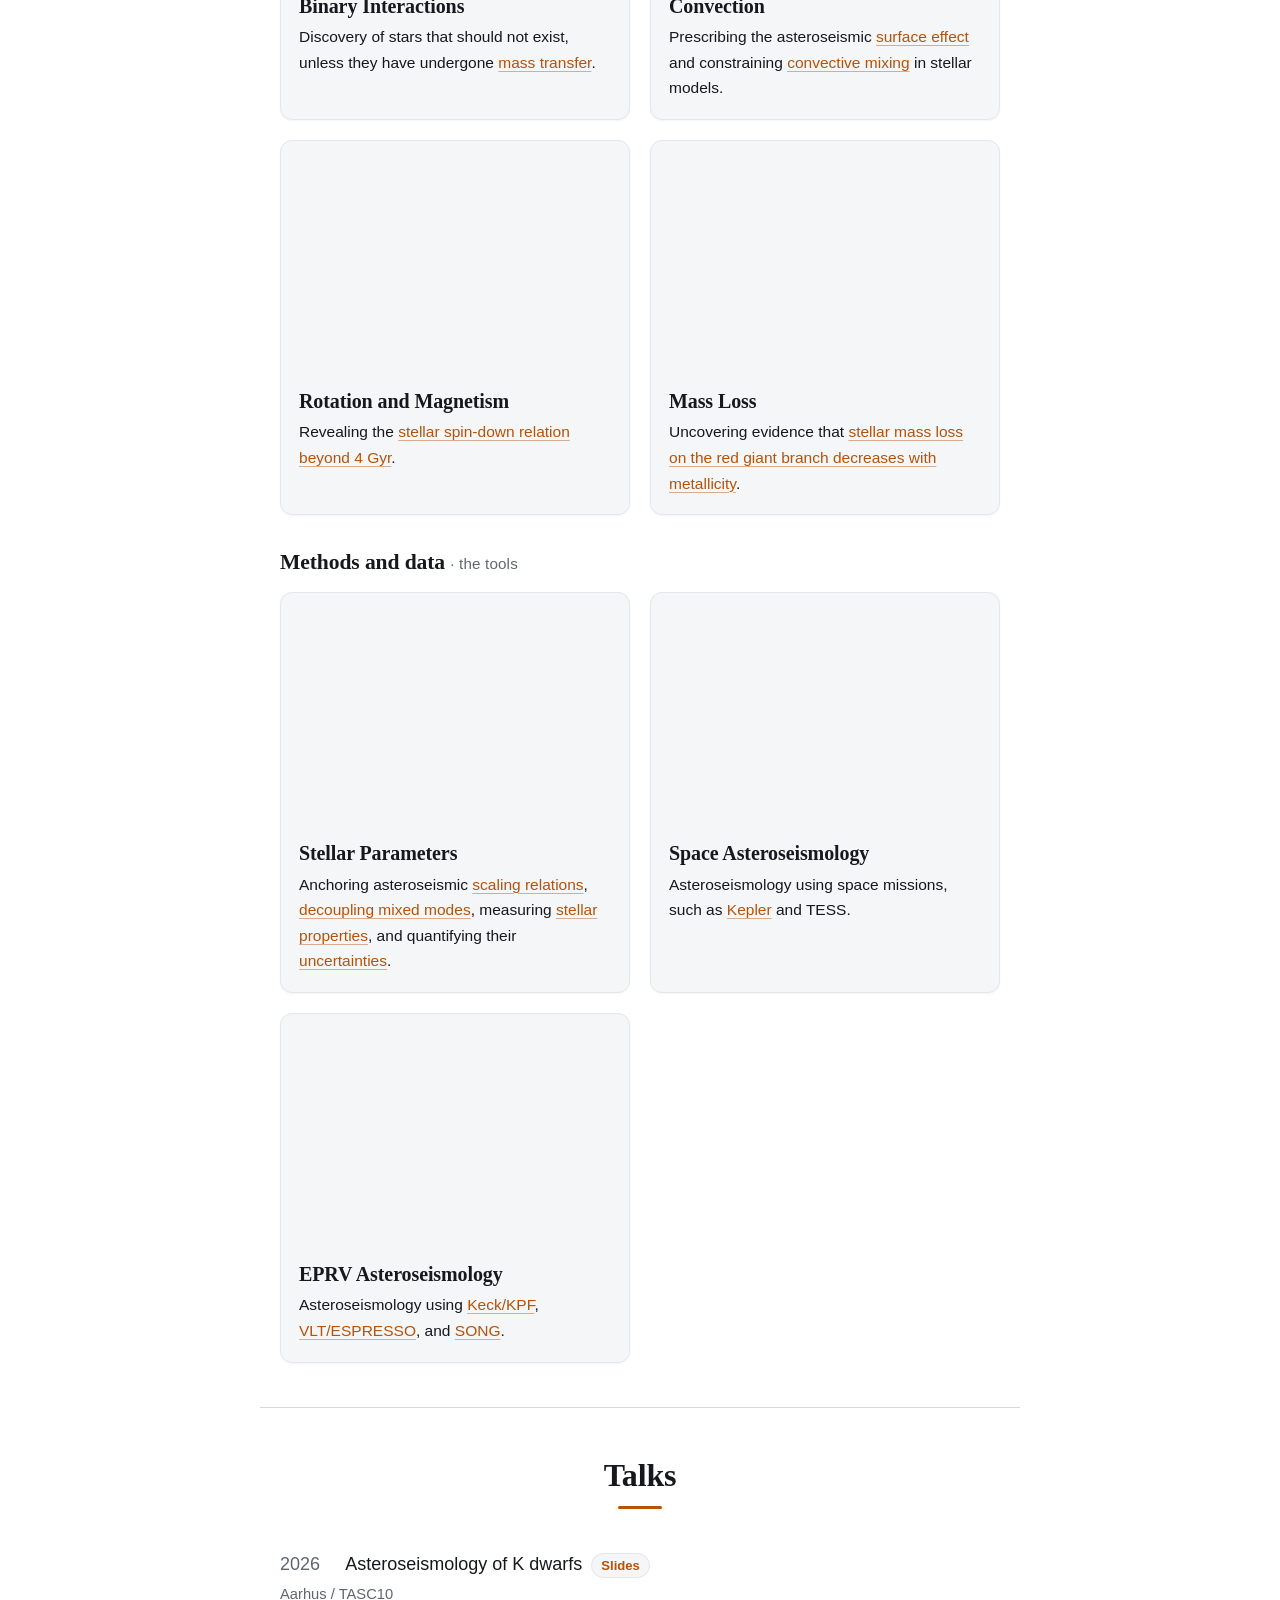
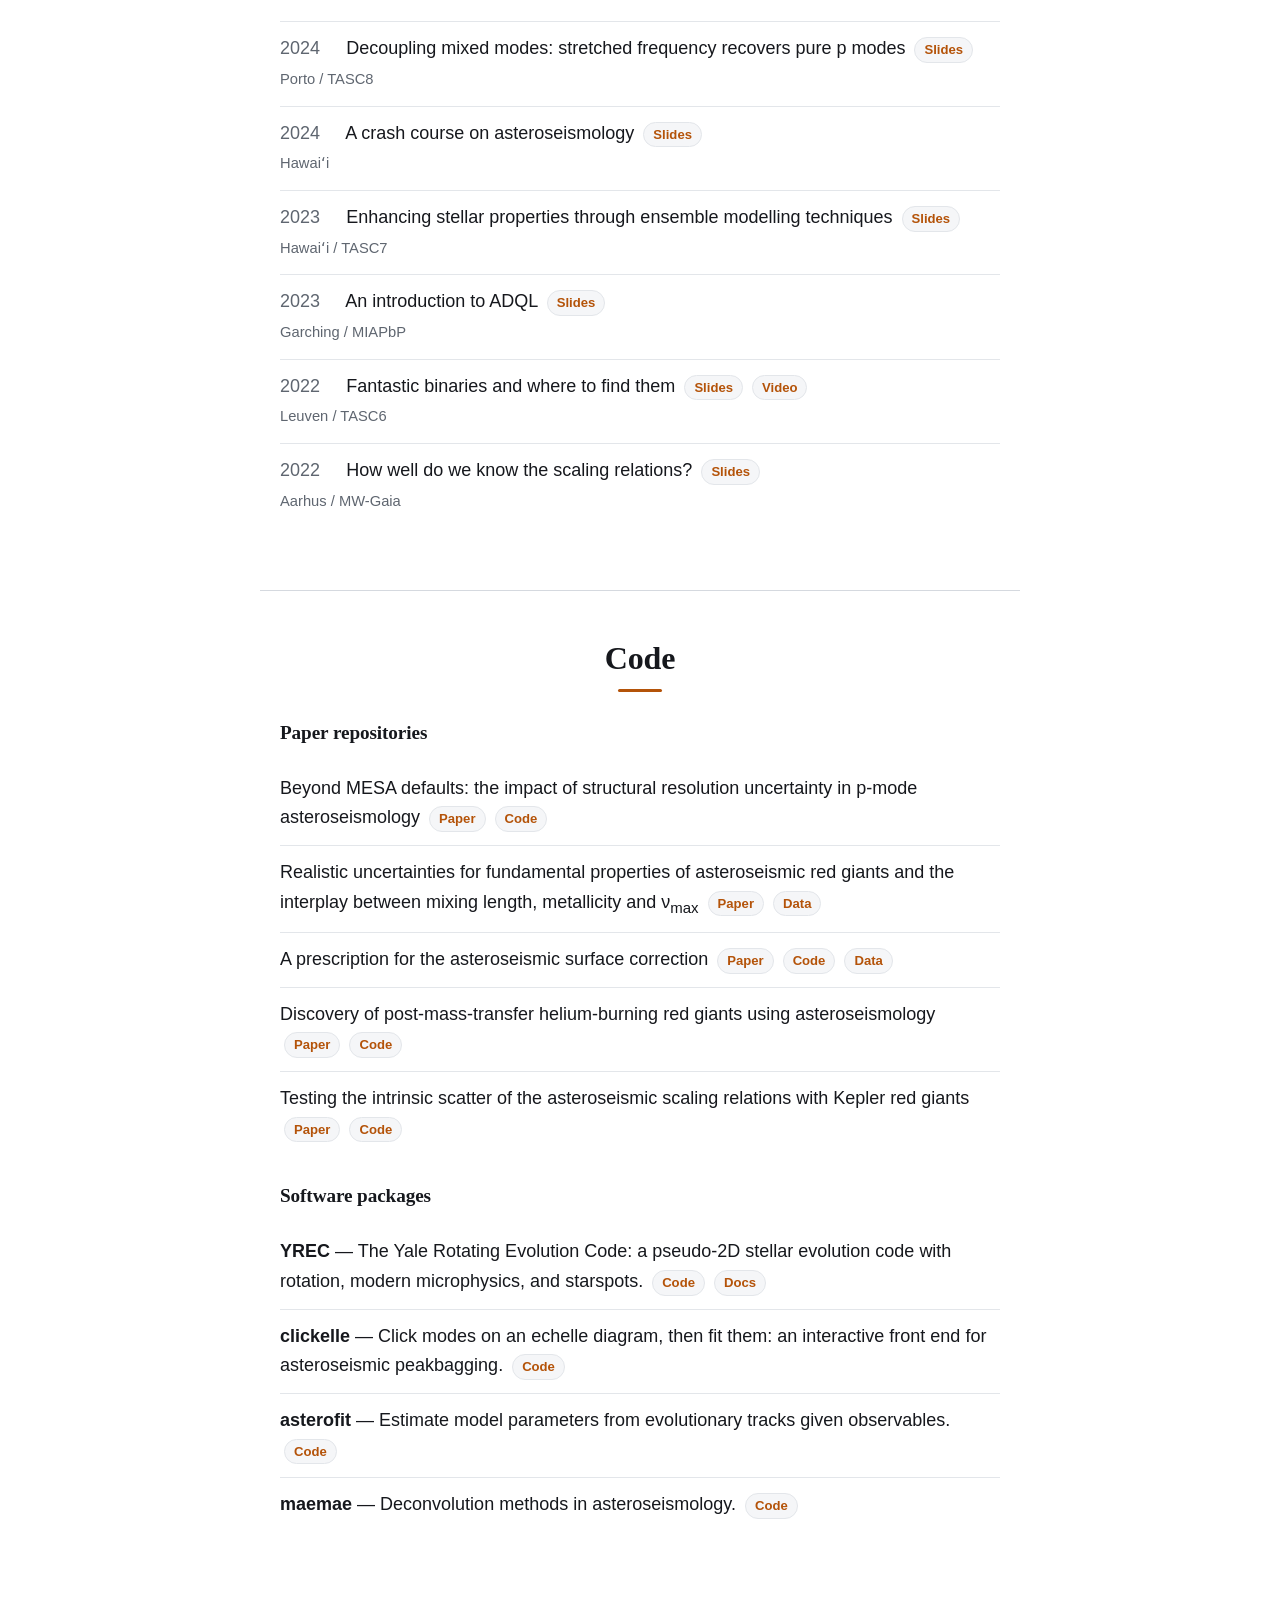
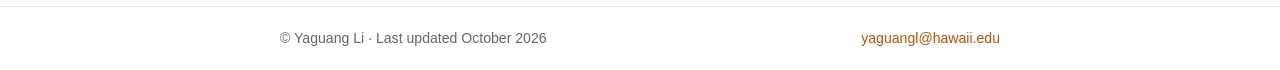
<file: astronomy-talks/index.html>
<!doctype html><html lang="en"><head><meta charset="utf-8">
<meta http-equiv="refresh" content="0; url=/#talks"><link rel="canonical" href="/#talks">
<title>Redirecting…</title></head><body><p>Moved to <a href="/#talks">/#talks</a>.</p></body></html>
</file>
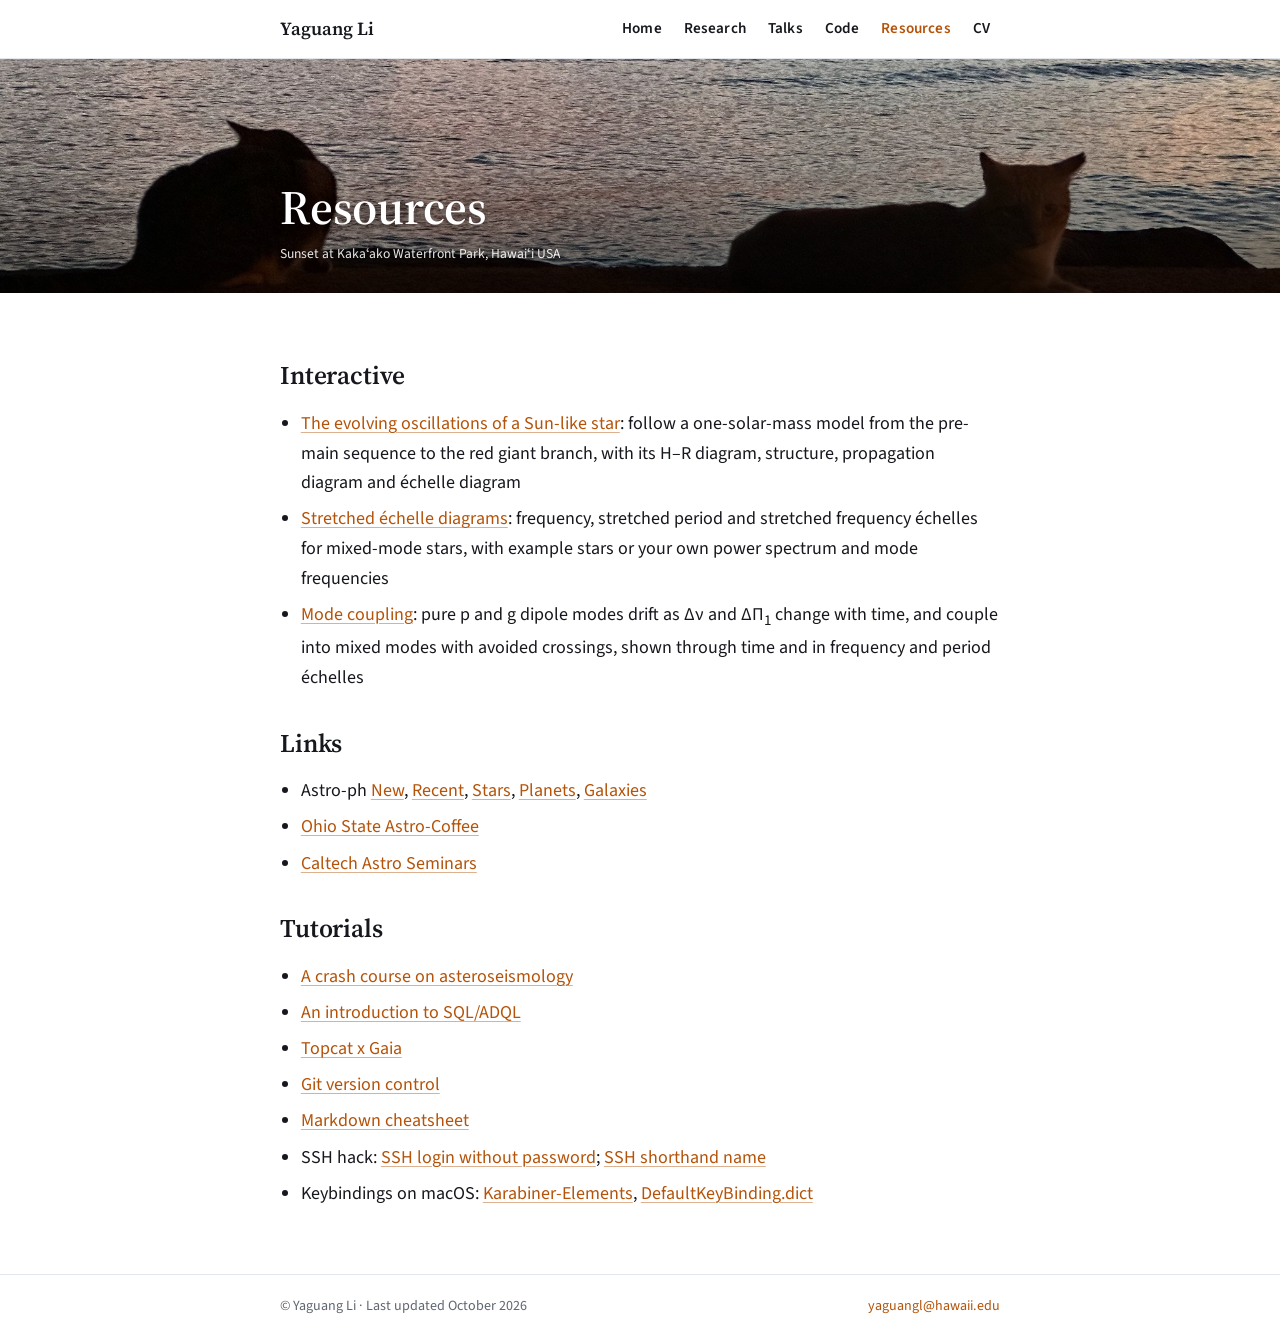
<file: resources/index.html>
<!doctype html>
<html lang="en">
<head>
  <meta charset="utf-8">
  <meta name="viewport" content="width=device-width, initial-scale=1">
  <title>Resources · Yaguang Li @astro</title>
  <meta name="description" content="Useful links, tutorials and cheatsheets collected by Yaguang Li.">
  <link rel="preconnect" href="https://fonts.googleapis.com">
  <link rel="preconnect" href="https://fonts.gstatic.com" crossorigin>
  <link rel="stylesheet" href="https://fonts.googleapis.com/css2?family=Source+Serif+4:opsz,wght@8..60,600&family=Source+Sans+3:wght@400;600&display=swap">
  <link rel="stylesheet" href="../css/style.css">
  <link rel="icon" href="../favicon.svg" type="image/svg+xml">
  <link rel="icon" href="../favicon.png" type="image/png" sizes="32x32">
  <link rel="apple-touch-icon" href="../apple-touch-icon.png">
  <meta property="og:type" content="website">
  <meta property="og:site_name" content="Yaguang Li @astro">
  <meta property="og:title" content="Resources · Yaguang Li @astro">
  <meta property="og:description" content="Useful links, tutorials and cheatsheets collected by Yaguang Li.">
  <meta property="og:url" content="https://www.yaguangli.page/resources/">
  <meta property="og:image" content="https://www.yaguangli.page/img/og-image.jpg">
  <meta property="og:image:width" content="1200">
  <meta property="og:image:height" content="630">
  <meta name="twitter:card" content="summary_large_image">
</head>
<body>

<header class="site-header">
  <div class="wrap">
    <a class="brand" href="../">Yaguang Li</a>
    <nav class="nav">
      <a href="../">Home</a>
      <a href="../#research">Research</a>
      <a href="../#talks">Talks</a>
      <a href="../#code">Code</a>
      <a href="./" aria-current="page">Resources</a>
      <a href="../files/Yaguang_Li_CV.pdf">CV</a>
    </nav>
  </div>
</header>

<section class="hero" style="background-image: url('../img/banner-resources.jpg');">
  <div class="wrap">
    <h1>Resources</h1>
    <p class="caption">Sunset at Kakaʻako Waterfront Park, Hawaiʻi USA</p>
  </div>
</section>

<main class="wrap">
  <h2>Interactive</h2>
  <ul>
    <li><a href="oscillations/">The evolving oscillations of a Sun-like star</a>: follow a one-solar-mass model from the
      pre-main sequence to the red giant branch, with its H–R diagram, structure, propagation diagram and échelle diagram</li>
    <li><a href="echelle/">Stretched échelle diagrams</a>: frequency, stretched period and stretched frequency échelles
      for mixed-mode stars, with example stars or your own power spectrum and mode frequencies</li>
    <li><a href="coupling/">Mode coupling</a>: pure p and g dipole modes drift as Δν and ΔΠ<sub>1</sub> change with
      time, and couple into mixed modes with avoided crossings, shown through time and in frequency and period échelles</li>
  </ul>

  <h2>Links</h2>
  <ul>
    <li>Astro-ph
      <a href="https://arxiv.org/list/astro-ph/new">New</a>,
      <a href="https://arxiv.org/list/astro-ph/recent">Recent</a>,
      <a href="https://arxiv.org/list/astro-ph.SR/recent">Stars</a>,
      <a href="https://arxiv.org/list/astro-ph.EP/recent">Planets</a>,
      <a href="https://arxiv.org/list/astro-ph.GA/recent">Galaxies</a></li>
    <li><a href="https://cgi.astronomy.osu.edu/Coffee/coffee.html">Ohio State Astro-Coffee</a></li>
    <li><a href="https://www.youtube.com/channel/UC-zYBv_IqFp2f9huYQA1VSw">Caltech Astro Seminars</a></li>
  </ul>

  <h2>Tutorials</h2>
  <ul>
    <li><a href="../files/slides/2024-crash-course-asteroseismology.pdf">A crash course on asteroseismology</a></li>
    <li><a href="../files/slides/2023-intro-to-adql.pdf">An introduction to SQL/ADQL</a></li>
    <li><a href="https://www.cosmos.esa.int/documents/915837/915858/tcgaia_esac.pdf">Topcat x Gaia</a></li>
    <li><a href="https://missing.csail.mit.edu/2020/version-control/">Git version control</a></li>
    <li><a href="https://wordpress.com/support/markdown-quick-reference/">Markdown cheatsheet</a></li>
    <li>SSH hack:
      <a href="http://www.linuxproblem.org/art_9.html">SSH login without password</a>;
      <a href="https://www.saotn.org/ssh-shorthand-name-hostnames/">SSH shorthand name</a></li>
    <li>Keybindings on macOS:
      <a href="https://absolutelybaching.com/a-compose-key-for-the-mac/">Karabiner-Elements</a>,
      <a href="https://gist.github.com/lenalebt/64d5ea94d6077a5becd00c33d0514cac">DefaultKeyBinding.dict</a></li>
  </ul>

</main>

<footer class="site-footer">
  <div class="wrap">
    <span>© Yaguang Li · Last updated October 2026</span>
    <span><a href="mailto:yaguangl@hawaii.edu">yaguangl@hawaii.edu</a></span>
  </div>
</footer>

</body>
</html>
</file>
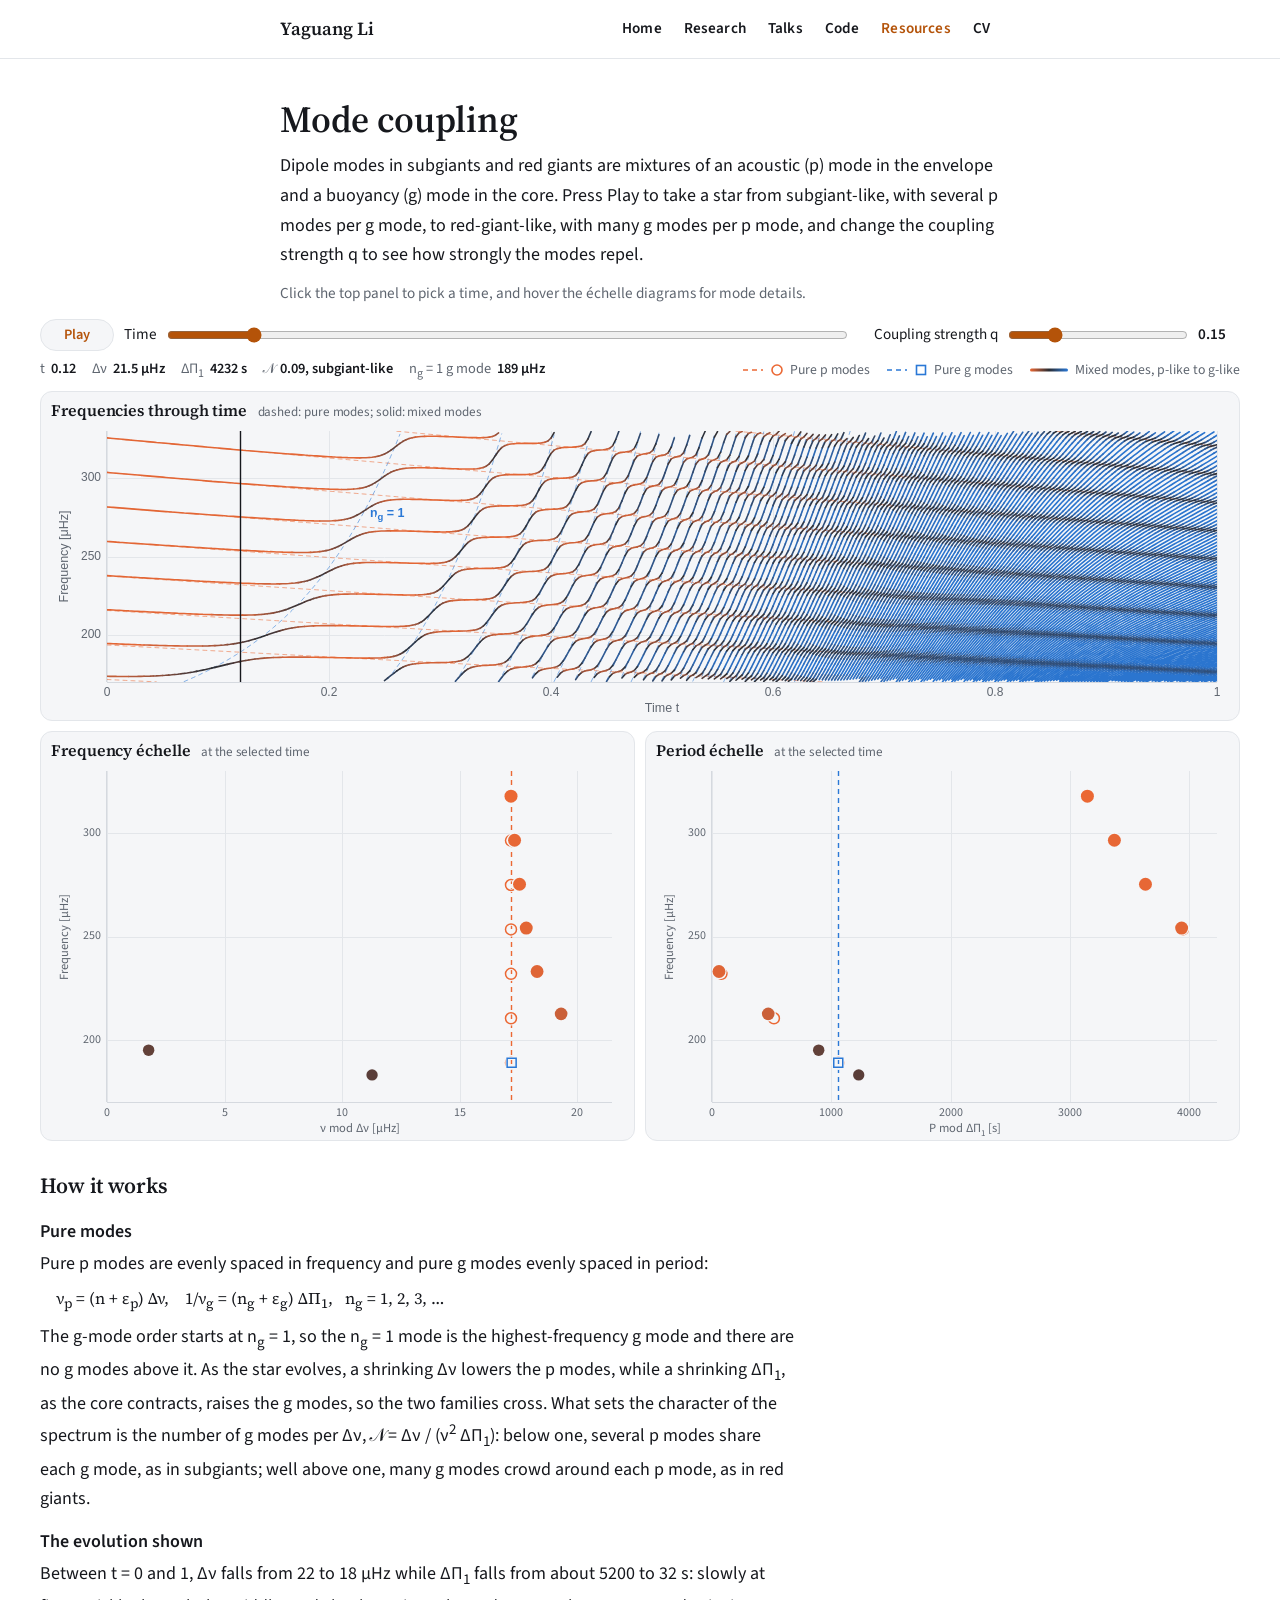
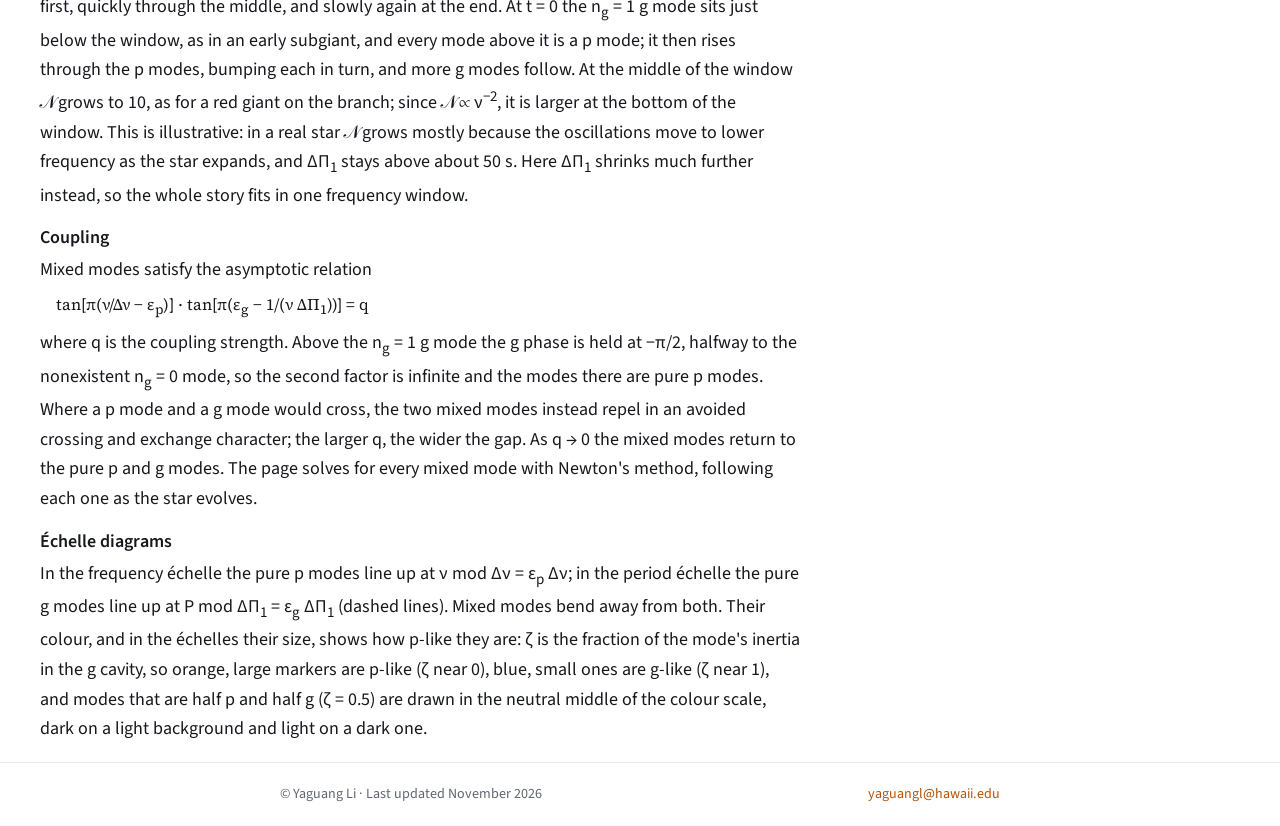
<file: resources/coupling/index.html>
<!doctype html>
<html lang="en">
<head>
  <meta charset="utf-8">
  <meta name="viewport" content="width=device-width, initial-scale=1">
  <title>Mode coupling · Yaguang Li @astro</title>
  <meta name="description" content="Interactive mode coupling: watch dipole p and g modes couple into mixed modes as a star evolves from a subgiant to a red giant, against time and in frequency and period échelle diagrams.">
  <link rel="preconnect" href="https://fonts.googleapis.com">
  <link rel="preconnect" href="https://fonts.gstatic.com" crossorigin>
  <link rel="stylesheet" href="https://fonts.googleapis.com/css2?family=Source+Serif+4:opsz,wght@8..60,600&family=Source+Sans+3:wght@400;600&display=swap">
  <link rel="stylesheet" href="../../css/style.css">
  <link rel="icon" href="../../favicon.svg" type="image/svg+xml">
  <link rel="icon" href="../../favicon.png" type="image/png" sizes="32x32">
  <link rel="apple-touch-icon" href="../../apple-touch-icon.png">
  <meta property="og:type" content="website">
  <meta property="og:site_name" content="Yaguang Li @astro">
  <meta property="og:title" content="Mode coupling · Yaguang Li @astro">
  <meta property="og:description" content="Dipole p and g modes coupling into mixed modes, from a subgiant to a red giant.">
  <meta property="og:url" content="https://www.yaguangli.page/resources/coupling/">
  <meta property="og:image" content="https://www.yaguangli.page/img/og-image.jpg">
  <meta property="og:image:width" content="1200">
  <meta property="og:image:height" content="630">
  <meta name="twitter:card" content="summary_large_image">
  <style>
    /* p modes: categorical slot 2 (orange); g modes: slot 1 (blue); mixed modes: a diverging map between the two
       through a neutral midpoint (--cmid) that contrasts with the background */
    .cpl { --cp: #eb6834; --cg: #2a78d6; --cmid: #2b2d33; }
    @media (prefers-color-scheme: dark) { .cpl { --cp: #d95926; --cg: #3987e5; --cmid: #e7e8ea; } }
    .wrap-wide { max-width: 1240px; }
    .cpl-head { max-width: 760px; padding-top: 2.4rem; }
    .cpl-head h1 { margin: 0 0 0.6rem; font-size: clamp(1.8rem, 4vw, 2.3rem); }
    .cpl-head p { margin: 0 0 0.7rem; }
    .cpl-hint { color: var(--muted); font-size: 0.95rem; }

    .cpl-ctrl { display: flex; flex-wrap: wrap; align-items: center; gap: 8px 26px; margin-top: 0.8rem; }
    .cpl-ctrl label { display: flex; align-items: center; gap: 10px; font-size: 0.95rem; white-space: nowrap; }
    .cpl-ctrl input[type=range] { accent-color: var(--accent); margin: 0; }
    .cpl-tgroup { flex: 1 1 420px; display: flex; align-items: center; gap: 10px; }
    .cpl-tgroup label { flex: 1 1 auto; }
    .cpl-tgroup input[type=range] { flex: 1 1 auto; min-width: 0; }
    .cpl-q input[type=range] { width: 180px; }
    .cpl-q output { min-width: 2.6rem; font-weight: 600; font-variant-numeric: tabular-nums; }
    .cpl-btn {
      font: inherit; font-size: 0.9rem; font-weight: 600; color: var(--accent); background: var(--card);
      border: 1px solid var(--border); border-radius: 999px; padding: 3px 14px; cursor: pointer; min-width: 4.6rem;
    }
    .cpl-btn:hover { border-color: var(--accent); }
    .cpl-btn:focus-visible, .cpl input:focus-visible { outline: 2px solid var(--accent); outline-offset: 2px; }
    .cpl-info { display: flex; flex-wrap: wrap; justify-content: space-between; align-items: center; gap: 2px 24px; margin-top: 6px; }
    .cpl-readout { display: flex; flex-wrap: wrap; gap: 2px 16px; margin: 0; padding: 0; font-size: 0.9rem; color: var(--muted); }
    .cpl-readout div { display: flex; gap: 6px; }
    .cpl-readout dt { margin: 0; }
    .cpl-readout dd { margin: 0; color: var(--fg); font-weight: 600; font-variant-numeric: tabular-nums; }

    .cpl-legend { display: flex; flex-wrap: wrap; gap: 2px 16px; margin: 0; padding: 0; list-style: none; font-size: 0.86rem; color: var(--muted); }
    .cpl-legend li { margin: 0; display: flex; align-items: center; gap: 6px; }

    /* row 1: frequencies through time across the full width; row 2: the two échelles. Canvas heights share what is
       left of the window after the header, controls and panel titles (about 230 px), so everything fits on one screen. */
    .cpl-grid { display: grid; grid-template-columns: repeat(2, minmax(0, 1fr)); gap: 10px; margin-top: 8px; }
    .cpl-grid > :first-child { grid-column: 1 / -1; }
    @media (max-width: 720px) { .cpl-grid { grid-template-columns: 1fr; } }
    .cpl-panel { background: var(--card); border: 1px solid var(--border); border-radius: var(--radius); padding: 6px 10px 2px; min-width: 0; display: flex; flex-direction: column; }
    .cpl-panel h2 { margin: 0; font-size: 1rem; line-height: 1.5; }
    .cpl-panel h2 .sub { margin-left: 0.5em; font-family: var(--sans); font-size: 0.82rem; font-weight: 400; color: var(--muted); }
    .cpl-panel canvas { display: block; width: 100%; height: clamp(230px, calc((100vh - 230px) * 0.56), 520px); touch-action: pan-y; margin-top: auto; }
    #c-ev { cursor: crosshair; height: clamp(200px, calc((100vh - 230px) * 0.44), 420px); }

    #cpl-tip {
      position: fixed; z-index: 20; pointer-events: none; background: var(--card); border: 1px solid var(--border);
      border-radius: 8px; box-shadow: 0 4px 16px rgba(0,0,0,0.12); padding: 6px 10px; font-size: 0.86rem; line-height: 1.45; font-variant-numeric: tabular-nums;
    }
    #cpl-tip strong { color: var(--fg); }
    #cpl-tip span { color: var(--muted); }

    .cpl-notes { max-width: 760px; margin-top: 2rem; }
    .cpl-notes h2 { font-size: 1.35rem; margin: 0 0 0.6rem; }
    .cpl-notes dt { font-weight: 600; margin-top: 0.8rem; }
    .cpl-notes dd { margin: 0.15rem 0 0; }
    .eq { font-family: var(--serif); font-size: 1.02rem; margin: 0.4rem 0 0.4rem 1rem; }
  </style>
</head>
<body>

<header class="site-header">
  <div class="wrap">
    <a class="brand" href="../../">Yaguang Li</a>
    <nav class="nav">
      <a href="../../">Home</a>
      <a href="../../#research">Research</a>
      <a href="../../#talks">Talks</a>
      <a href="../../#code">Code</a>
      <a href="../" aria-current="page">Resources</a>
      <a href="../../files/Yaguang_Li_CV.pdf">CV</a>
    </nav>
  </div>
</header>

<main class="cpl">
  <div class="wrap cpl-head">
    <h1>Mode coupling</h1>
    <p>Dipole modes in subgiants and red giants are mixtures of an acoustic (p) mode in the envelope and a buoyancy (g)
      mode in the core. Press Play to take a star from subgiant-like, with several p modes per g mode, to red-giant-like,
      with many g modes per p mode, and change the coupling strength q to see how strongly the modes repel.</p>
    <p class="cpl-hint">Click the top panel to pick a time, and hover the échelle diagrams for mode details.</p>
  </div>

  <div class="wrap wrap-wide">
    <div class="cpl-ctrl">
      <div class="cpl-tgroup">
        <button type="button" class="cpl-btn" id="t-play">Play</button>
        <label for="t-slider">Time <input type="range" id="t-slider" min="0" max="1" step="0.001" value="0.15"></label>
      </div>
      <label class="cpl-q" for="q-slider">Coupling strength q
        <input type="range" id="q-slider" min="0.01" max="0.6" step="0.01" value="0.15"><output id="q-value" for="q-slider">0.15</output></label>
    </div>
    <div class="cpl-info">
    <dl class="cpl-readout">
      <div><dt>t</dt><dd id="r-t">–</dd></div>
      <div><dt>Δν</dt><dd id="r-dnu">–</dd></div>
      <div><dt>ΔΠ<sub>1</sub></dt><dd id="r-dpi">–</dd></div>
      <div><dt>𝒩</dt><dd id="r-N">–</dd></div>
      <div><dt>n<sub>g</sub> = 1 g mode</dt><dd id="r-g1">–</dd></div>
    </dl>
    <ul class="cpl-legend">
      <li><svg width="22" height="10" aria-hidden="true"><line x1="1" y1="5" x2="21" y2="5" stroke="var(--cp)" stroke-width="1.6" stroke-dasharray="5 4"/></svg><svg width="14" height="14" aria-hidden="true"><circle cx="7" cy="7" r="5" fill="none" stroke="var(--cp)" stroke-width="1.6"/></svg><span>Pure p modes</span></li>
      <li><svg width="22" height="10" aria-hidden="true"><line x1="1" y1="5" x2="21" y2="5" stroke="var(--cg)" stroke-width="1.6" stroke-dasharray="5 4"/></svg><svg width="14" height="14" aria-hidden="true"><rect x="2.5" y="2.5" width="9" height="9" fill="none" stroke="var(--cg)" stroke-width="1.6"/></svg><span>Pure g modes</span></li>
      <li><svg width="40" height="10" aria-hidden="true"><defs><linearGradient id="lg-pg"><stop offset="0" stop-color="var(--cp)"/><stop offset="0.5" stop-color="var(--cmid)"/><stop offset="1" stop-color="var(--cg)"/></linearGradient></defs><rect x="1" y="3.5" width="38" height="3" rx="1.5" fill="url(#lg-pg)"/></svg><span>Mixed modes, p-like to g-like</span></li>
    </ul>
    </div>

    <div class="cpl-grid">
      <section class="cpl-panel">
        <h2>Frequencies through time <span class="sub">dashed: pure modes; solid: mixed modes</span></h2>
        <canvas id="c-ev" role="img" aria-label="Pure and mixed mode frequencies against time"></canvas>
      </section>
      <section class="cpl-panel">
        <h2>Frequency échelle <span class="sub">at the selected time</span></h2>
        <canvas id="c-fe" role="img" aria-label="Frequency échelle diagram at the selected time"></canvas>
      </section>
      <section class="cpl-panel">
        <h2>Period échelle <span class="sub">at the selected time</span></h2>
        <canvas id="c-pe" role="img" aria-label="Period échelle diagram at the selected time"></canvas>
      </section>
    </div>

    <section class="cpl-notes">
      <h2>How it works</h2>
      <dl>
        <dt>Pure modes</dt>
        <dd>Pure p modes are evenly spaced in frequency and pure g modes evenly spaced in period:
          <div class="eq">ν<sub>p</sub> = (n + ε<sub>p</sub>) Δν, &nbsp;&nbsp; 1/ν<sub>g</sub> = (n<sub>g</sub> + ε<sub>g</sub>) ΔΠ<sub>1</sub>, &nbsp; n<sub>g</sub> = 1, 2, 3, …</div>
          The g-mode order starts at n<sub>g</sub> = 1, so the n<sub>g</sub> = 1 mode is the highest-frequency g mode and
          there are no g modes above it.
          As the star evolves, a shrinking Δν lowers the p modes, while a shrinking ΔΠ<sub>1</sub>, as the core contracts,
          raises the g modes, so the two families cross. What sets the character of the spectrum is the number of g modes
          per Δν, 𝒩 = Δν / (ν<sup>2</sup> ΔΠ<sub>1</sub>): below one, several p modes share each g mode, as in subgiants;
          well above one, many g modes crowd around each p mode, as in red giants.</dd>
        <dt>The evolution shown</dt>
        <dd>Between t = 0 and 1, Δν falls from 22 to 18 μHz while ΔΠ<sub>1</sub> falls from about 5200 to 32 s: slowly
          at first, quickly through the middle, and slowly again at the end. At t = 0 the n<sub>g</sub> = 1 g mode sits
          just below the window, as in an early subgiant, and every mode above it is a p mode; it then rises through the
          p modes, bumping each in turn, and more g modes follow. At the middle of the window 𝒩 grows to 10, as for a red
          giant on the branch; since 𝒩 ∝ ν<sup>−2</sup>, it is larger at the bottom of the window. This is
          illustrative: in a real star 𝒩 grows mostly because the oscillations move to lower frequency as the star
          expands, and ΔΠ<sub>1</sub> stays above about 50 s. Here ΔΠ<sub>1</sub> shrinks much further instead, so the
          whole story fits in one frequency window.</dd>
        <dt>Coupling</dt>
        <dd>Mixed modes satisfy the asymptotic relation
          <div class="eq">tan[π(ν/Δν − ε<sub>p</sub>)] · tan[π(ε<sub>g</sub> − 1/(ν ΔΠ<sub>1</sub>))] = q</div>
          where q is the coupling strength. Above the n<sub>g</sub> = 1 g mode the g phase is held at −π/2, halfway to
          the nonexistent n<sub>g</sub> = 0 mode, so the second factor is infinite and the modes there are pure p modes.
          Where a p mode and a g mode would cross, the two mixed modes instead repel in
          an avoided crossing and exchange character; the larger q, the wider the gap. As q → 0 the mixed modes return to
          the pure p and g modes. The page solves for every mixed mode with Newton's method, following each one as the
          star evolves.</dd>
        <dt>Échelle diagrams</dt>
        <dd>In the frequency échelle the pure p modes line up at ν mod Δν = ε<sub>p</sub> Δν; in the period échelle the
          pure g modes line up at P mod ΔΠ<sub>1</sub> = ε<sub>g</sub> ΔΠ<sub>1</sub> (dashed lines). Mixed modes bend away
          from both. Their colour, and in the échelles their size, shows how p-like they are: ζ is the fraction of the
          mode's inertia in the g cavity, so orange, large markers are p-like (ζ near 0), blue, small ones are g-like
          (ζ near 1), and modes that are half p and half g (ζ = 0.5) are drawn in the neutral middle of the colour scale,
          dark on a light background and light on a dark one.</dd>
      </dl>
    </section>
  </div>
</main>

<div id="cpl-tip" role="tooltip" hidden></div>

<footer class="site-footer">
  <div class="wrap">
    <span>© Yaguang Li · Last updated November 2026</span>
    <span><a href="mailto:yaguangl@hawaii.edu">yaguangl@hawaii.edu</a></span>
  </div>
</footer>

<script src="coupling.js?v=20261115" defer></script>
</body>
</html>
</file>
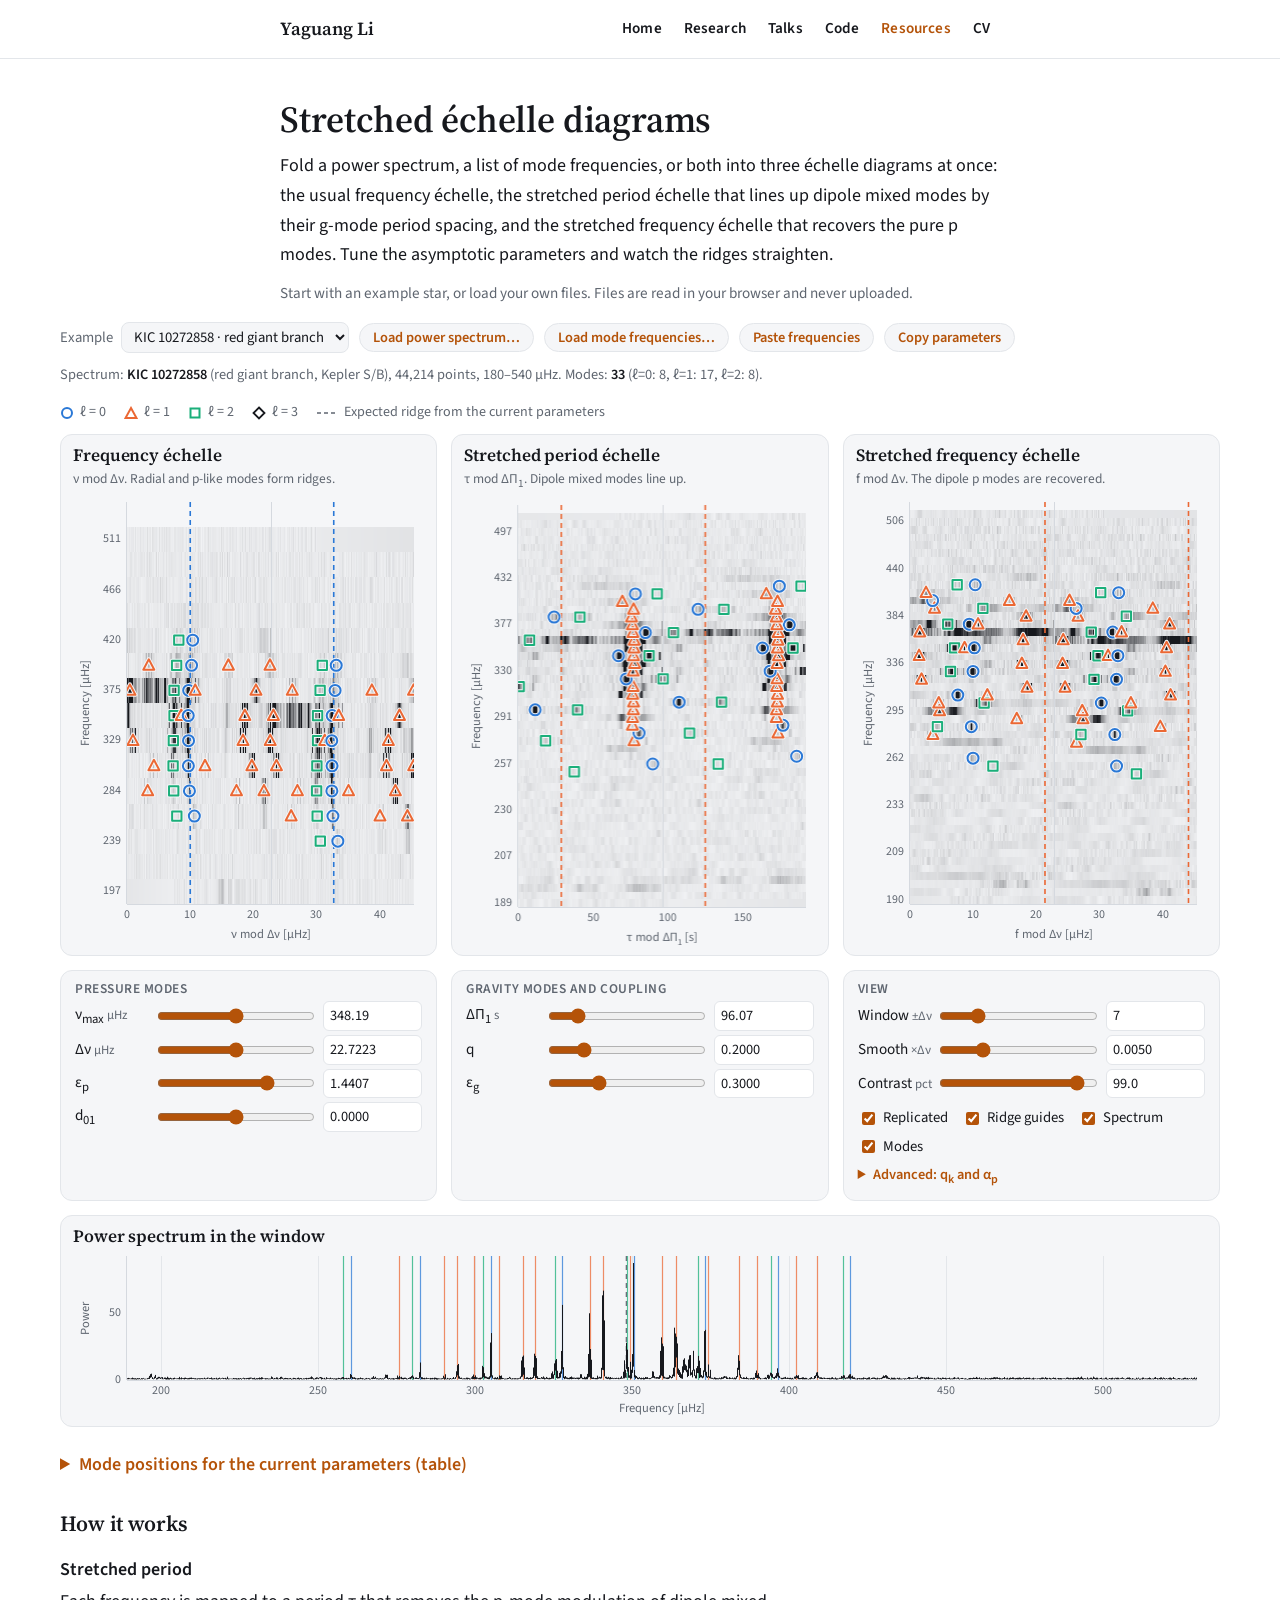
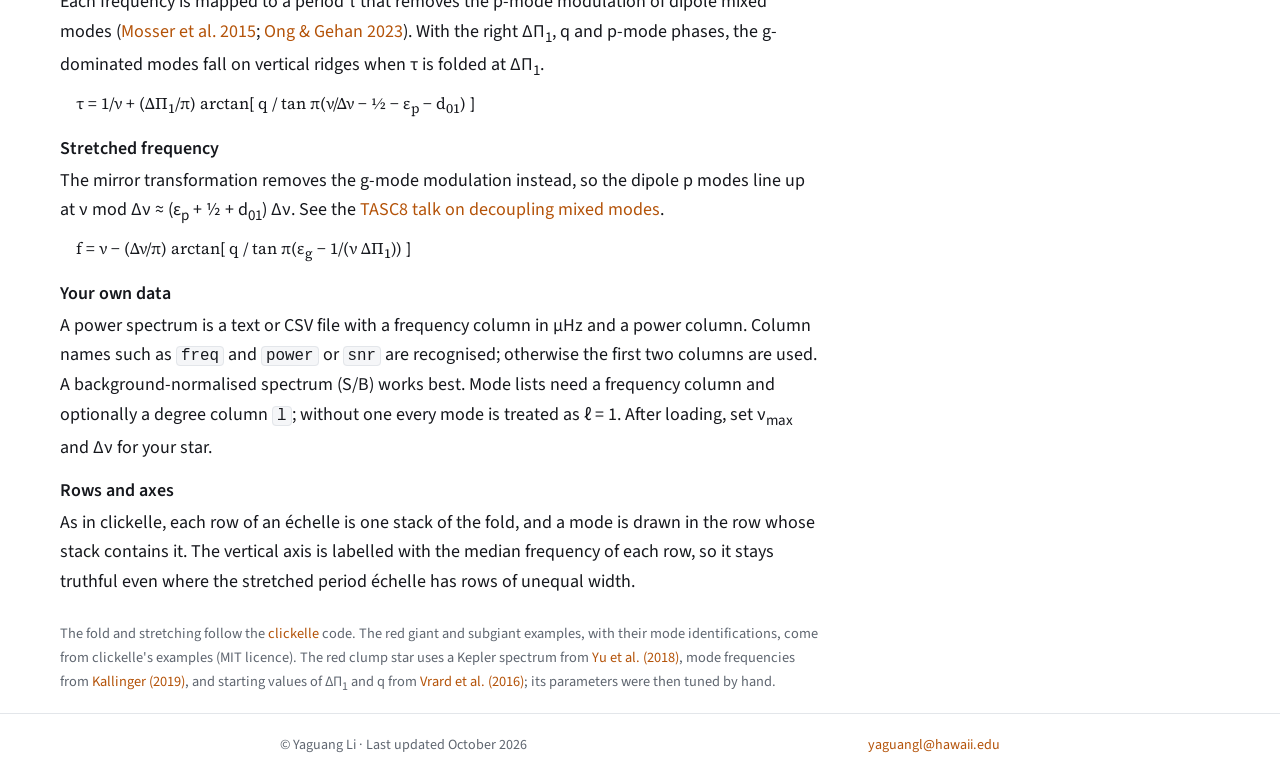
<file: resources/echelle/index.html>
<!doctype html>
<html lang="en">
<head>
  <meta charset="utf-8">
  <meta name="viewport" content="width=device-width, initial-scale=1">
  <title>Stretched échelle diagrams · Yaguang Li @astro</title>
  <meta name="description" content="Interactive frequency, stretched period and stretched frequency échelle diagrams for mixed-mode stars. Use the examples or load your own power spectrum and mode frequencies; files stay in your browser.">
  <link rel="preconnect" href="https://fonts.googleapis.com">
  <link rel="preconnect" href="https://fonts.gstatic.com" crossorigin>
  <link rel="stylesheet" href="https://fonts.googleapis.com/css2?family=Source+Serif+4:opsz,wght@8..60,600&family=Source+Sans+3:wght@400;600&display=swap">
  <link rel="stylesheet" href="../../css/style.css">
  <link rel="icon" href="../../favicon.svg" type="image/svg+xml">
  <link rel="icon" href="../../favicon.png" type="image/png" sizes="32x32">
  <link rel="apple-touch-icon" href="../../apple-touch-icon.png">
  <meta property="og:type" content="website">
  <meta property="og:site_name" content="Yaguang Li @astro">
  <meta property="og:title" content="Stretched échelle diagrams · Yaguang Li @astro">
  <meta property="og:description" content="Interactive frequency, stretched period and stretched frequency échelle diagrams for mixed-mode stars.">
  <meta property="og:url" content="https://www.yaguangli.page/resources/echelle/">
  <meta property="og:image" content="https://www.yaguangli.page/img/og-image.jpg">
  <meta property="og:image:width" content="1200">
  <meta property="og:image:height" content="630">
  <meta name="twitter:card" content="summary_large_image">
  <style>
    /* mode-degree colours: categorical slots 1-3 (validated all-pairs); l = 3 is neutral ink + diamond shape */
    .ech { --l0: #2a78d6; --l1: #eb6834; --l2: #1baf7a; --l3: var(--fg); }
    @media (prefers-color-scheme: dark) { .ech { --l0: #3987e5; --l1: #d95926; --l2: #199e70; } }
    .wrap-wide { max-width: 1200px; }
    .ech-head { max-width: 760px; padding-top: 2.4rem; }
    .ech-head h1 { margin: 0 0 0.6rem; font-size: clamp(1.8rem, 4vw, 2.3rem); }
    .ech-head p { margin: 0 0 0.7rem; }
    .ech-hint { color: var(--muted); font-size: 0.95rem; }

    .ech-btn {
      font: inherit; font-size: 0.9rem; font-weight: 600; color: var(--accent); line-height: 1.5;
      background: var(--card); border: 1px solid var(--border); border-radius: 999px;
      padding: 3px 13px; cursor: pointer; display: inline-flex; align-items: center; gap: 6px;
    }
    .ech-btn:hover { border-color: var(--accent); }
    .ech-btn:focus-visible, .ech input:focus-visible, .ech select:focus-visible, .ech-btn:focus-within { outline: 2px solid var(--accent); outline-offset: 2px; }
    .ech-link { font: inherit; font-size: 0.88rem; color: var(--accent); background: none; border: 0; padding: 0; cursor: pointer; text-decoration: underline; text-underline-offset: 3px; }
    .ech-toolbar { display: flex; flex-wrap: wrap; align-items: center; gap: 8px 10px; margin-top: 1rem; }
    .ech-toolbar select {
      font: inherit; font-size: 0.92rem; color: var(--fg); background: var(--card);
      border: 1px solid var(--border); border-radius: 8px; padding: 3px 8px;
    }
    .ech-toolbar label.plain { display: inline-flex; align-items: center; gap: 8px; color: var(--muted); font-size: 0.92rem; }
    .ech-status { margin: 0.6rem 0 0; font-size: 0.9rem; color: var(--muted); }
    .ech-status strong { color: var(--fg); font-weight: 600; }
    .ech-error { color: #c0392b; }
    @media (prefers-color-scheme: dark) { .ech-error { color: #ff8a80; } }

    #paste-box { margin-top: 0.6rem; }
    #paste-box textarea {
      width: 100%; max-width: 560px; min-height: 120px; font: 0.9rem/1.4 ui-monospace, Menlo, Consolas, monospace;
      color: var(--fg); background: var(--card); border: 1px solid var(--border); border-radius: 8px; padding: 8px; display: block; margin: 6px 0;
    }

    .ech-legend { display: flex; flex-wrap: wrap; gap: 2px 18px; margin: 0.9rem 0 0; padding: 0; list-style: none; font-size: 0.88rem; color: var(--muted); }
    .ech-legend li { margin: 0; display: flex; align-items: center; gap: 6px; }

    .ech-grid { display: grid; grid-template-columns: repeat(3, minmax(0, 1fr)); gap: 14px; margin-top: 10px; }
    @media (max-width: 900px) { .ech-grid { grid-template-columns: 1fr; } }
    .ech-panel { background: var(--card); border: 1px solid var(--border); border-radius: var(--radius); padding: 10px 12px 8px; min-width: 0; }
    .ech-panel h2 { margin: 0 0 2px; font-size: 1.08rem; }
    .ech-panel .sub { margin: 0 0 4px; font-size: 0.84rem; color: var(--muted); }
    /* panels plus the parameter row fit one laptop screen once scrolled to the panels */
    .ech-panel canvas { display: block; width: 100%; height: clamp(260px, calc(100vh - 450px), 460px); touch-action: pan-y; }
    @media (max-width: 900px) { .ech-panel canvas { height: 380px; } }
    .ech-spec canvas { height: 170px; }

    .ech-params { display: grid; grid-template-columns: repeat(3, minmax(0, 1fr)); gap: 14px; margin-top: 14px; }
    @media (max-width: 900px) { .ech-params { grid-template-columns: 1fr; } }
    .ech-group { background: var(--card); border: 1px solid var(--border); border-radius: var(--radius); padding: 10px 14px 6px; }
    .ech-group h3 { margin: 0 0 4px; font-family: var(--sans); font-size: 0.84rem; font-weight: 600; color: var(--muted); text-transform: uppercase; letter-spacing: 0.04em; }
    .prm { display: grid; grid-template-columns: 4.6rem 1fr 6.2rem; align-items: center; gap: 8px; margin: 4px 0; }
    .prm label { font-size: 0.95rem; white-space: nowrap; }
    .prm label .unit { color: var(--muted); font-size: 0.8rem; }
    .prm input[type=range] { width: 100%; accent-color: var(--accent); margin: 0; }
    .prm input[type=number] {
      width: 100%; font: inherit; font-size: 0.9rem; font-variant-numeric: tabular-nums; color: var(--fg);
      background: var(--bg); border: 1px solid var(--border); border-radius: 6px; padding: 2px 6px;
    }
    .ech-toggles { display: flex; flex-wrap: wrap; gap: 4px 14px; margin: 8px 0 4px; font-size: 0.92rem; }
    .ech-toggles label { display: inline-flex; align-items: center; gap: 5px; }
    .ech-toggles input { accent-color: var(--accent); }
    details.ech-adv { margin: 4px 0; }
    details.ech-adv summary { cursor: pointer; font-size: 0.9rem; color: var(--accent); font-weight: 600; }

    .ech-spec { margin-top: 14px; }
    #ech-tip {
      position: fixed; z-index: 20; pointer-events: none;
      background: var(--card); border: 1px solid var(--border); border-radius: 8px;
      box-shadow: 0 4px 16px rgba(0,0,0,0.12); padding: 6px 10px; font-size: 0.86rem; line-height: 1.45; font-variant-numeric: tabular-nums;
    }
    #ech-tip strong { color: var(--fg); }
    #ech-tip span { color: var(--muted); }

    details#ech-table { margin-top: 1.4rem; }
    details#ech-table summary, .ech-notes summary { cursor: pointer; font-weight: 600; color: var(--accent); }
    .ech-table-wrap { max-height: 420px; overflow: auto; border: 1px solid var(--border); border-radius: 8px; margin-top: 0.6rem; background: var(--card); max-width: 760px; }
    .ech-table-wrap table { border-collapse: collapse; width: 100%; font-size: 0.92rem; font-variant-numeric: tabular-nums; }
    .ech-table-wrap th, .ech-table-wrap td { text-align: right; padding: 4px 14px; border-top: 1px solid var(--border); }
    .ech-table-wrap th { position: sticky; top: 0; background: var(--card); color: var(--muted); font-weight: 600; }
    .ech-notes { max-width: 760px; margin-top: 2rem; }
    .ech-notes h2 { font-size: 1.35rem; margin: 0 0 0.6rem; }
    .ech-notes dt { font-weight: 600; margin-top: 0.8rem; }
    .ech-notes dd { margin: 0.15rem 0 0; }
    .eq { font-family: var(--serif); font-size: 1.02rem; margin: 0.4rem 0 0.4rem 1rem; }
    .ech-notes code { font-size: 0.88em; background: var(--card); border: 1px solid var(--border); border-radius: 4px; padding: 0 4px; }
    .ech-credit { color: var(--muted); font-size: 0.9rem; max-width: 760px; margin-top: 1.6rem; }
  </style>
</head>
<body>

<header class="site-header">
  <div class="wrap">
    <a class="brand" href="../../">Yaguang Li</a>
    <nav class="nav">
      <a href="../../">Home</a>
      <a href="../../#research">Research</a>
      <a href="../../#talks">Talks</a>
      <a href="../../#code">Code</a>
      <a href="../" aria-current="page">Resources</a>
      <a href="../../files/Yaguang_Li_CV.pdf">CV</a>
    </nav>
  </div>
</header>

<main class="ech">
  <div class="wrap ech-head">
    <h1>Stretched échelle diagrams</h1>
    <p>Fold a power spectrum, a list of mode frequencies, or both into three échelle diagrams at once: the usual
      frequency échelle, the stretched period échelle that lines up dipole mixed modes by their g-mode period
      spacing, and the stretched frequency échelle that recovers the pure p modes. Tune the asymptotic parameters and
      watch the ridges straighten.</p>
    <p class="ech-hint">Start with an example star, or load your own files. Files are read in your browser and never
      uploaded.</p>
  </div>

  <div class="wrap wrap-wide">
    <div class="ech-toolbar">
      <label class="plain">Example
        <select id="ex-select">
          <option value="KIC10272858">KIC 10272858 · red giant branch</option>
          <option value="KIC10972873">KIC 10972873 · subgiant</option>
          <option value="KIC7593843">KIC 7593843 · red clump</option>
          <option value="__user">Your data</option>
        </select>
      </label>
      <label class="ech-btn">Load power spectrum…<input type="file" id="file-spec" accept=".csv,.txt,.dat,.tsv,.asc,.psd" hidden></label>
      <label class="ech-btn">Load mode frequencies…<input type="file" id="file-modes" accept=".csv,.txt,.dat,.tsv" hidden></label>
      <button type="button" class="ech-btn" id="btn-paste" aria-expanded="false" aria-controls="paste-box">Paste frequencies</button>
      <button type="button" class="ech-btn" id="btn-copy">Copy parameters</button>
    </div>
    <div id="paste-box" hidden>
      <label for="paste-text" class="ech-hint">One mode per line: frequency in μHz, optionally followed by its degree ℓ (default 1).</label>
      <textarea id="paste-text" spellcheck="false" placeholder="301.25 0&#10;312.48 1&#10;318.90 1"></textarea>
      <button type="button" class="ech-btn" id="btn-paste-use">Use these frequencies</button>
    </div>
    <p class="ech-status" id="ech-status" aria-live="polite">Loading example…</p>

    <ul class="ech-legend">
      <li><svg width="14" height="14" aria-hidden="true"><circle cx="7" cy="7" r="5" fill="none" stroke="var(--l0)" stroke-width="2"/></svg><span>ℓ = 0</span></li>
      <li><svg width="14" height="14" aria-hidden="true"><path d="M7 2 L12.5 12 L1.5 12 Z" fill="none" stroke="var(--l1)" stroke-width="2"/></svg><span>ℓ = 1</span></li>
      <li><svg width="14" height="14" aria-hidden="true"><rect x="2.5" y="2.5" width="9" height="9" fill="none" stroke="var(--l2)" stroke-width="2"/></svg><span>ℓ = 2</span></li>
      <li><svg width="14" height="14" aria-hidden="true"><path d="M7 1.5 L12.5 7 L7 12.5 L1.5 7 Z" fill="none" stroke="var(--l3)" stroke-width="1.8"/></svg><span>ℓ = 3</span></li>
      <li><svg width="22" height="10" aria-hidden="true"><line x1="1" y1="5" x2="21" y2="5" stroke="var(--muted)" stroke-width="1.5" stroke-dasharray="4 3"/></svg><span>Expected ridge from the current parameters</span></li>
    </ul>

    <div class="ech-grid">
      <section class="ech-panel">
        <h2>Frequency échelle</h2>
        <p class="sub">ν mod Δν. Radial and p-like modes form ridges.</p>
        <canvas id="c-freq" role="img" aria-label="Frequency échelle diagram"></canvas>
      </section>
      <section class="ech-panel">
        <h2>Stretched period échelle</h2>
        <p class="sub">τ mod ΔΠ<sub>1</sub>. Dipole mixed modes line up.</p>
        <canvas id="c-period" role="img" aria-label="Stretched period échelle diagram"></canvas>
      </section>
      <section class="ech-panel">
        <h2>Stretched frequency échelle</h2>
        <p class="sub">f mod Δν. The dipole p modes are recovered.</p>
        <canvas id="c-stretchf" role="img" aria-label="Stretched frequency échelle diagram"></canvas>
      </section>
    </div>

    <div class="ech-params" id="ech-params">
      <div class="ech-group" data-group="p"><h3>Pressure modes</h3></div>
      <div class="ech-group" data-group="g"><h3>Gravity modes and coupling</h3></div>
      <div class="ech-group" data-group="view">
        <h3>View</h3>
        <div class="ech-toggles">
          <label><input type="checkbox" id="t-rep" checked> Replicated</label>
          <label><input type="checkbox" id="t-guides" checked> Ridge guides</label>
          <label><input type="checkbox" id="t-image" checked> Spectrum</label>
          <label><input type="checkbox" id="t-marks" checked> Modes</label>
        </div>
        <details class="ech-adv" data-group="adv"><summary>Advanced: q<sub>k</sub> and α<sub>p</sub></summary></details>
      </div>
    </div>

    <section class="ech-panel ech-spec">
      <h2>Power spectrum in the window</h2>
      <canvas id="c-spec" role="img" aria-label="Smoothed power spectrum with mode frequencies marked"></canvas>
    </section>

    <details id="ech-table">
      <summary>Mode positions for the current parameters (table)</summary>
      <div class="ech-table-wrap">
        <table>
          <thead><tr><th scope="col">ℓ</th><th scope="col">ν [μHz]</th><th scope="col">ν mod Δν</th><th scope="col">τ mod ΔΠ<sub>1</sub> [s]</th><th scope="col">f mod Δν</th></tr></thead>
          <tbody></tbody>
        </table>
      </div>
    </details>

    <section class="ech-notes">
      <h2>How it works</h2>
      <dl>
        <dt>Stretched period</dt>
        <dd>Each frequency is mapped to a period τ that removes the p-mode modulation of dipole mixed modes
          (<a href="https://ui.adsabs.harvard.edu/abs/2015A%26A...584A..50M/abstract">Mosser et al. 2015</a>;
          <a href="https://ui.adsabs.harvard.edu/abs/2023ApJ...946...92O/abstract">Ong &amp; Gehan 2023</a>). With the right ΔΠ<sub>1</sub>, q and p-mode phases, the g-dominated modes fall on
          vertical ridges when τ is folded at ΔΠ<sub>1</sub>.
          <div class="eq">τ = 1/ν + (ΔΠ<sub>1</sub>/π) arctan[ q / tan π(ν/Δν − ½ − ε<sub>p</sub> − d<sub>01</sub>) ]</div></dd>
        <dt>Stretched frequency</dt>
        <dd>The mirror transformation removes the g-mode modulation instead, so the dipole p modes line up at
          ν mod Δν ≈ (ε<sub>p</sub> + ½ + d<sub>01</sub>) Δν. See the
          <a href="../../files/slides/2024-tasc8-decoupling-mixed-modes.pdf">TASC8 talk on decoupling mixed modes</a>.
          <div class="eq">f = ν − (Δν/π) arctan[ q / tan π(ε<sub>g</sub> − 1/(ν ΔΠ<sub>1</sub>)) ]</div></dd>
        <dt>Your own data</dt>
        <dd>A power spectrum is a text or CSV file with a frequency column in μHz and a power column. Column names such
          as <code>freq</code> and <code>power</code> or <code>snr</code> are recognised; otherwise the first two
          columns are used. A background-normalised spectrum (S/B) works best. Mode lists need a frequency column and
          optionally a degree column <code>l</code>; without one every mode is treated as ℓ = 1. After loading, set
          ν<sub>max</sub> and Δν for your star.</dd>
        <dt>Rows and axes</dt>
        <dd>As in clickelle, each row of an échelle is one stack of the fold, and a mode is drawn in the row whose stack
          contains it. The vertical axis is labelled with the median frequency of each row, so it stays truthful even
          where the stretched period échelle has rows of unequal width.</dd>
      </dl>
    </section>

    <p class="ech-credit">The fold and stretching follow the <a href="https://github.com/parallelpro/clickelle">clickelle</a>
      code. The red giant and subgiant examples, with their mode identifications, come from clickelle's examples (MIT
      licence). The red clump star uses a Kepler spectrum from
      <a href="https://ui.adsabs.harvard.edu/abs/2018ApJS..236...42Y/abstract">Yu et al. (2018)</a>, mode frequencies
      from <a href="https://github.com/tkallinger/KeplerRGpeakbagging">Kallinger (2019)</a>, and starting values of
      ΔΠ<sub>1</sub> and q from <a href="https://ui.adsabs.harvard.edu/abs/2016A%26A...588A..87V/abstract">Vrard et al. (2016)</a>;
      its parameters were then tuned by hand.</p>
  </div>
</main>

<div id="ech-tip" role="tooltip" hidden></div>

<footer class="site-footer">
  <div class="wrap">
    <span>© Yaguang Li · Last updated October 2026</span>
    <span><a href="mailto:yaguangl@hawaii.edu">yaguangl@hawaii.edu</a></span>
  </div>
</footer>

<script type="module" src="echelle.js"></script>
</body>
</html>
</file>
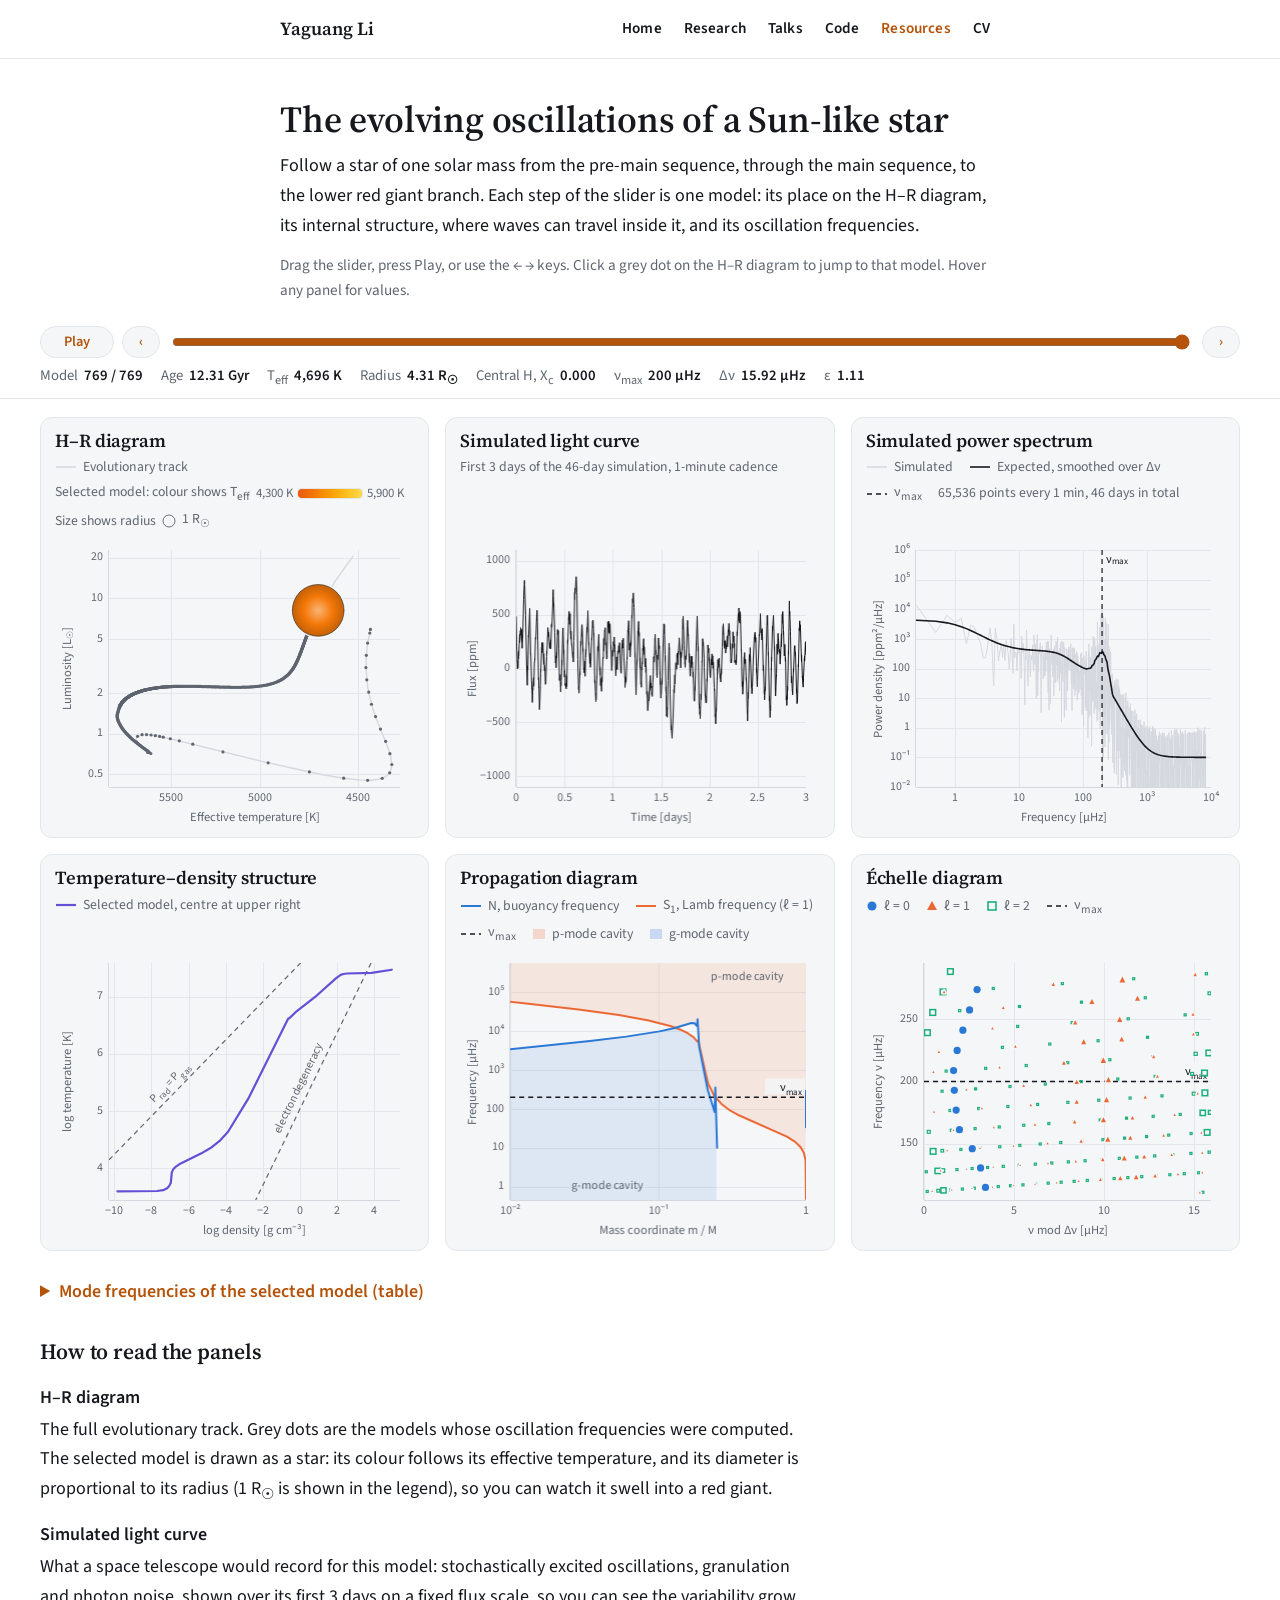
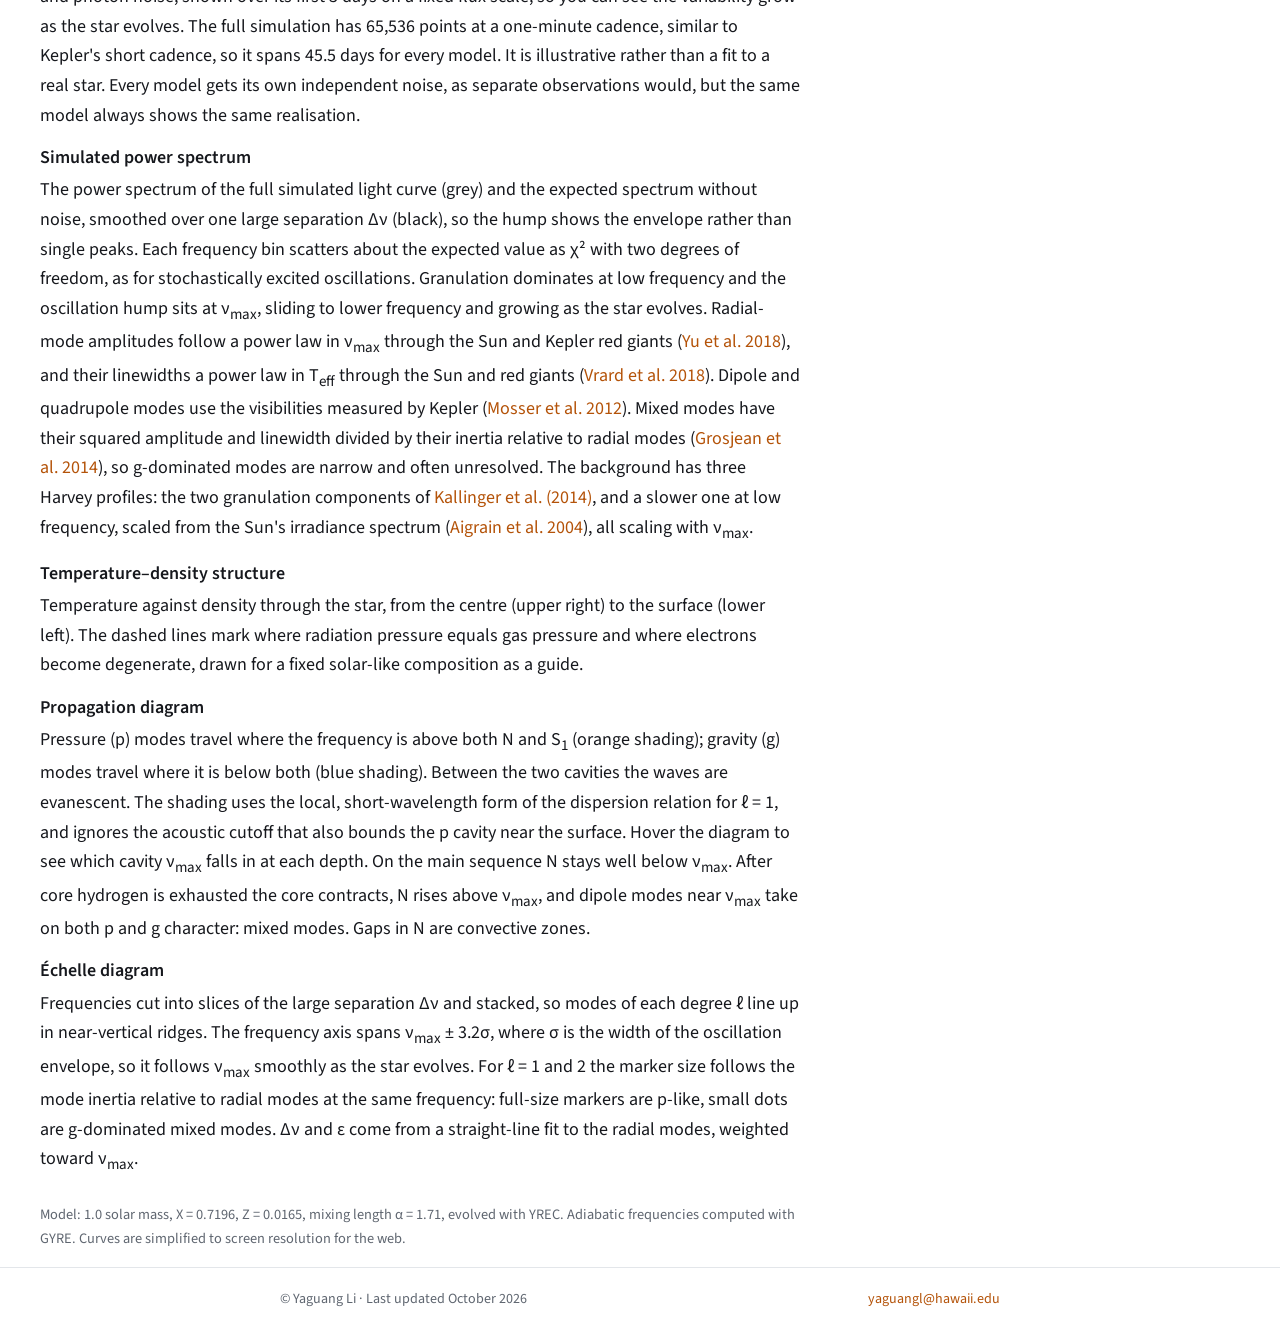
<file: resources/oscillations/index.html>
<!doctype html>
<html lang="en">
<head>
  <meta charset="utf-8">
  <meta name="viewport" content="width=device-width, initial-scale=1">
  <title>The evolving oscillations of a Sun-like star · Yaguang Li @astro</title>
  <meta name="description" content="Interactive explorer: how the structure and oscillation modes of a 1 solar-mass star change from the pre-main sequence to the red giant branch.">
  <link rel="preconnect" href="https://fonts.googleapis.com">
  <link rel="preconnect" href="https://fonts.gstatic.com" crossorigin>
  <link rel="stylesheet" href="https://fonts.googleapis.com/css2?family=Source+Serif+4:opsz,wght@8..60,600&family=Source+Sans+3:wght@400;600&display=swap">
  <link rel="stylesheet" href="../../css/style.css">
  <link rel="icon" href="../../favicon.svg" type="image/svg+xml">
  <link rel="icon" href="../../favicon.png" type="image/png" sizes="32x32">
  <link rel="apple-touch-icon" href="../../apple-touch-icon.png">
  <link rel="preload" href="data.json?v=20261017" as="fetch" crossorigin>
  <meta property="og:type" content="website">
  <meta property="og:site_name" content="Yaguang Li @astro">
  <meta property="og:title" content="The evolving oscillations of a Sun-like star · Yaguang Li @astro">
  <meta property="og:description" content="Interactive explorer: how the structure and oscillation modes of a 1 solar-mass star change from the pre-main sequence to the red giant branch.">
  <meta property="og:url" content="https://www.yaguangli.page/resources/oscillations/">
  <meta property="og:image" content="https://www.yaguangli.page/img/og-image.jpg">
  <meta property="og:image:width" content="1200">
  <meta property="og:image:height" content="630">
  <meta name="twitter:card" content="summary_large_image">
  <style>
    /* chart tokens: categorical slots 1-3 of the validated palette, light and dark steps */
    .osc { --s1: #2a78d6; --s2: #eb6834; --s3: #1baf7a; --hl: #e34948; --line: #6250d6; }
    @media (prefers-color-scheme: dark) {
      .osc { --s1: #3987e5; --s2: #d95926; --s3: #199e70; --hl: #e66767; --line: #9085e9; }
    }
    .wrap-wide { max-width: 1240px; }
    .osc-head { max-width: 760px; padding-top: 2.4rem; }
    .osc-head h1 { margin: 0 0 0.6rem; font-size: clamp(1.8rem, 4vw, 2.3rem); }
    .osc-head p { margin: 0 0 0.8rem; }

    .osc-controls {
      position: sticky; top: 58px; z-index: 5;
      background: color-mix(in srgb, var(--bg) 92%, transparent);
      backdrop-filter: blur(10px); -webkit-backdrop-filter: blur(10px);
      border-bottom: 1px solid var(--border);
      padding: 10px 0 8px; margin-top: 0.8rem;
    }
    .osc-row { display: flex; align-items: center; gap: 8px; }
    .osc-btn {
      font: inherit; font-size: 0.9rem; font-weight: 600; color: var(--accent);
      background: var(--card); border: 1px solid var(--border); border-radius: 999px;
      padding: 3px 12px; cursor: pointer; min-width: 2.4rem;
    }
    .osc-btn:hover { border-color: var(--accent); }
    .osc-btn:focus-visible, .osc input[type=range]:focus-visible { outline: 2px solid var(--accent); outline-offset: 2px; }
    #osc-play { min-width: 4.6rem; }
    .osc input[type=range] { flex: 1 1 auto; min-width: 120px; accent-color: var(--accent); margin: 0 4px; }
    .osc-readout {
      display: flex; flex-wrap: wrap; gap: 2px 18px; margin: 6px 0 0; padding: 0;
      font-size: 0.92rem; color: var(--muted);
    }
    .osc-readout div { display: flex; gap: 6px; }
    .osc-readout dt { margin: 0; }
    .osc-readout dd { margin: 0; color: var(--fg); font-weight: 600; font-variant-numeric: tabular-nums; }
    /* phones: one scrollable line, so the sticky controls stay short */
    @media (max-width: 600px) { .osc-readout { flex-wrap: nowrap; overflow-x: auto; white-space: nowrap; scrollbar-width: none; } }

    .osc-grid { display: grid; grid-template-columns: repeat(3, minmax(0, 1fr)); gap: 16px; margin-top: 18px; }
    @media (max-width: 1000px) { .osc-grid { grid-template-columns: 1fr 1fr; } }
    @media (max-width: 820px) { .osc-grid { grid-template-columns: 1fr; } }
    .osc-panel { background: var(--card); border: 1px solid var(--border); border-radius: var(--radius); padding: 12px 14px 10px; min-width: 0; }
    .osc-panel h2 { margin: 0 0 4px; font-size: 1.15rem; }
    .osc-legend { display: flex; flex-wrap: wrap; gap: 2px 16px; margin: 0 0 6px; padding: 0; list-style: none; font-size: 0.86rem; color: var(--muted); }
    .osc-legend li { margin: 0; display: flex; align-items: center; gap: 6px; }
    .teff-scale { display: inline-flex; align-items: center; gap: 5px; font-size: 0.8rem; }
    #teff-bar { display: inline-block; width: 64px; height: 9px; border-radius: 3px; outline: 1px solid var(--border); }
    .osc-panel { display: flex; flex-direction: column; }
    .osc-panel canvas { display: block; width: 100%; aspect-ratio: 5 / 4; touch-action: pan-y; margin-top: auto; }   /* line plots up across a row */
    .osc:not(.is-ready) .osc-grid { opacity: 0.4; }
    #osc-status { margin: 1rem 0; color: var(--muted); }

    #osc-tip {
      position: fixed; z-index: 20; pointer-events: none;
      background: var(--card); border: 1px solid var(--border); border-radius: 8px;
      box-shadow: 0 4px 16px rgba(0,0,0,0.12);
      padding: 6px 10px; font-size: 0.86rem; line-height: 1.45; font-variant-numeric: tabular-nums;
    }
    #osc-tip strong { color: var(--fg); }
    #osc-tip span { color: var(--muted); }

    .osc-notes { max-width: 760px; margin-top: 2rem; }
    .osc-notes h2 { font-size: 1.35rem; margin: 0 0 0.6rem; }
    .osc-notes dt { font-weight: 600; margin-top: 0.8rem; }
    .osc-notes dd { margin: 0.15rem 0 0; }
    details#osc-table { margin-top: 1.6rem; max-width: 760px; }
    details#osc-table summary { cursor: pointer; font-weight: 600; color: var(--accent); }
    .osc-table-wrap { max-height: 420px; overflow: auto; border: 1px solid var(--border); border-radius: 8px; margin-top: 0.6rem; background: var(--card); }
    .osc-table-wrap table { border-collapse: collapse; width: 100%; font-size: 0.92rem; font-variant-numeric: tabular-nums; }
    .osc-table-wrap caption { text-align: left; padding: 8px 12px; color: var(--muted); }
    .osc-table-wrap th, .osc-table-wrap td { text-align: right; padding: 4px 14px; border-top: 1px solid var(--border); }
    .osc-table-wrap th { position: sticky; top: 0; background: var(--card); color: var(--muted); font-weight: 600; }
    .osc-credit { color: var(--muted); font-size: 0.9rem; max-width: 760px; margin-top: 1.6rem; }
  </style>
</head>
<body>

<header class="site-header">
  <div class="wrap">
    <a class="brand" href="../../">Yaguang Li</a>
    <nav class="nav">
      <a href="../../">Home</a>
      <a href="../../#research">Research</a>
      <a href="../../#talks">Talks</a>
      <a href="../../#code">Code</a>
      <a href="../" aria-current="page">Resources</a>
      <a href="../../files/Yaguang_Li_CV.pdf">CV</a>
    </nav>
  </div>
</header>

<main class="osc">
  <div class="wrap osc-head">
    <h1>The evolving oscillations of a Sun-like star</h1>
    <p>Follow a star of one solar mass from the pre-main sequence, through the main sequence, to the lower red
      giant branch. Each step of the slider is one model: its place on the H–R diagram, its internal structure, where
      waves can travel inside it, and its oscillation frequencies.</p>
    <p class="meta-hint" style="color: var(--muted); font-size: 0.95rem;">Drag the slider, press Play, or use the
      ← → keys. Click a grey dot on the H–R diagram to jump to that model. Hover any panel for values.</p>
  </div>

  <div class="osc-controls">
    <div class="wrap wrap-wide">
      <div class="osc-row">
        <button type="button" class="osc-btn" id="osc-play" aria-pressed="false">Play</button>
        <button type="button" class="osc-btn" id="osc-prev" aria-label="Previous model">‹</button>
        <input type="range" id="osc-slider" min="0" max="0" step="1" value="0" aria-label="Evolutionary stage">
        <button type="button" class="osc-btn" id="osc-next" aria-label="Next model">›</button>
      </div>
      <dl class="osc-readout" aria-live="polite">
        <div><dt>Model</dt><dd id="r-num">–</dd></div>
        <div><dt>Age</dt><dd id="r-age">–</dd></div>
        <div><dt>T<sub>eff</sub></dt><dd id="r-teff">–</dd></div>
        <div><dt>Radius</dt><dd><span id="r-rad">–</span> R<sub>☉</sub></dd></div>
        <div><dt>Central H, X<sub>c</sub></dt><dd id="r-xc">–</dd></div>
        <div><dt>ν<sub>max</sub></dt><dd id="r-numax">–</dd></div>
        <div><dt>Δν</dt><dd id="r-dnu">–</dd></div>
        <div><dt>ε</dt><dd id="r-eps">–</dd></div>
      </dl>
    </div>
  </div>

  <div class="wrap wrap-wide">
    <p id="osc-status">Loading model data…</p>

    <div class="osc-grid">
      <section class="osc-panel">
        <h2>H–R diagram</h2>
        <ul class="osc-legend">
          <li><svg width="22" height="10" aria-hidden="true"><line x1="1" y1="5" x2="21" y2="5" stroke="var(--rule)" stroke-width="1.5"/></svg><span>Evolutionary track</span></li>
          <li><span>Selected model: colour shows T<sub>eff</sub></span><span class="teff-scale"><span>4,300 K</span><span id="teff-bar" aria-hidden="true"></span><span>5,900 K</span></span></li>
          <li><span>Size shows radius</span><svg width="14" height="14" aria-hidden="true"><circle cx="7" cy="7" r="6" fill="none" stroke="var(--fg)" stroke-opacity="0.6"/></svg><span>1 R<sub>☉</sub></span></li>
        </ul>
        <canvas id="c-hr" role="img" aria-label="H–R diagram"></canvas>
      </section>

      <section class="osc-panel">
        <h2>Simulated light curve</h2>
        <ul class="osc-legend"><li><span id="lc-sub">–</span></li></ul>
        <canvas id="c-lc" role="img" aria-label="Simulated light curve of the selected model"></canvas>
      </section>

      <section class="osc-panel">
        <h2>Simulated power spectrum</h2>
        <ul class="osc-legend">
          <li><svg width="22" height="10" aria-hidden="true"><line x1="1" y1="5" x2="21" y2="5" stroke="var(--rule)" stroke-width="1.5"/></svg><span>Simulated</span></li>
          <li><svg width="22" height="10" aria-hidden="true"><line x1="1" y1="5" x2="21" y2="5" stroke="var(--fg)" stroke-width="1.6"/></svg><span>Expected, smoothed over Δν</span></li>
          <li><svg width="22" height="10" aria-hidden="true"><line x1="1" y1="5" x2="21" y2="5" stroke="var(--fg)" stroke-width="1.3" stroke-dasharray="5 4"/></svg><span>ν<sub>max</sub></span></li>
          <li><span id="ps-sub">–</span></li>
        </ul>
        <canvas id="c-ps" role="img" aria-label="Simulated power spectrum of the selected model"></canvas>
      </section>

      <section class="osc-panel">
        <h2>Temperature–density structure</h2>
        <ul class="osc-legend">
          <li><svg width="22" height="10" aria-hidden="true"><line x1="1" y1="5" x2="21" y2="5" stroke="var(--line)" stroke-width="2.2"/></svg><span>Selected model, centre at upper right</span></li>
        </ul>
        <canvas id="c-tp" role="img" aria-label="Temperature against density inside the selected model"></canvas>
      </section>

      <section class="osc-panel">
        <h2>Propagation diagram</h2>
        <ul class="osc-legend">
          <li><svg width="22" height="10" aria-hidden="true"><line x1="1" y1="5" x2="21" y2="5" stroke="var(--s1)" stroke-width="2"/></svg><span>N, buoyancy frequency</span></li>
          <li><svg width="22" height="10" aria-hidden="true"><line x1="1" y1="5" x2="21" y2="5" stroke="var(--s2)" stroke-width="2"/></svg><span>S<sub>1</sub>, Lamb frequency (ℓ = 1)</span></li>
          <li><svg width="22" height="10" aria-hidden="true"><line x1="1" y1="5" x2="21" y2="5" stroke="var(--fg)" stroke-width="1.3" stroke-dasharray="5 4"/></svg><span>ν<sub>max</sub></span></li>
          <li><svg width="14" height="12" aria-hidden="true"><rect x="1" y="1" width="12" height="10" fill="var(--s2)" fill-opacity="0.22"/></svg><span>p-mode cavity</span></li>
          <li><svg width="14" height="12" aria-hidden="true"><rect x="1" y="1" width="12" height="10" fill="var(--s1)" fill-opacity="0.22"/></svg><span>g-mode cavity</span></li>
        </ul>
        <canvas id="c-prop" role="img" aria-label="Propagation diagram of the selected model"></canvas>
      </section>

      <section class="osc-panel">
        <h2>Échelle diagram</h2>
        <ul class="osc-legend">
          <li><svg width="12" height="12" aria-hidden="true"><circle cx="6" cy="6" r="4.5" fill="var(--s1)"/></svg><span>ℓ = 0</span></li>
          <li><svg width="12" height="12" aria-hidden="true"><path d="M6 1 L11 10 L1 10 Z" fill="var(--s2)"/></svg><span>ℓ = 1</span></li>
          <li><svg width="12" height="12" aria-hidden="true"><rect x="2" y="2" width="8" height="8" fill="none" stroke="var(--s3)" stroke-width="1.6"/></svg><span>ℓ = 2</span></li>
          <li><svg width="22" height="10" aria-hidden="true"><line x1="1" y1="5" x2="21" y2="5" stroke="var(--fg)" stroke-width="1.3" stroke-dasharray="5 4"/></svg><span>ν<sub>max</sub></span></li>
        </ul>
        <canvas id="c-ech" role="img" aria-label="Échelle diagram of the selected model"></canvas>
      </section>
    </div>

    <details id="osc-table">
      <summary>Mode frequencies of the selected model (table)</summary>
      <div class="osc-table-wrap">
        <table>
          <caption id="osc-table-caption"></caption>
          <thead><tr><th scope="col">ℓ</th><th scope="col">ν [μHz]</th><th scope="col">ν mod Δν [μHz]</th></tr></thead>
          <tbody></tbody>
        </table>
      </div>
    </details>

    <section class="osc-notes">
      <h2>How to read the panels</h2>
      <dl>
        <dt>H–R diagram</dt>
        <dd>The full evolutionary track. Grey dots are the models whose oscillation frequencies were computed. The
          selected model is drawn as a star: its colour follows its effective temperature, and its diameter is
          proportional to its radius (1 R<sub>☉</sub> is shown in the legend), so you can watch it swell into a red
          giant.</dd>
        <dt>Simulated light curve</dt>
        <dd>What a space telescope would record for this model: stochastically excited oscillations, granulation and
          photon noise, shown over its first 3 days on a fixed flux scale, so you can see the variability grow
          as the star evolves. The full simulation has
          65,536 points at a one-minute cadence, similar to Kepler's short cadence, so it spans 45.5 days for every
          model. It is illustrative rather than a fit to a real star.
          Every model gets its own independent noise, as separate observations would, but the same model always shows
          the same realisation.</dd>
        <dt>Simulated power spectrum</dt>
        <dd>The power spectrum of the full simulated light curve (grey) and the expected spectrum without noise,
          smoothed over one large separation Δν (black), so the hump shows the envelope rather than single peaks. Each frequency bin scatters about the expected value as χ² with two degrees of freedom, as for
          stochastically excited oscillations. Granulation dominates at low frequency and the oscillation hump sits at ν<sub>max</sub>, sliding to
          lower frequency and growing as the star evolves. Radial-mode amplitudes follow a power law in
          ν<sub>max</sub> through the Sun and Kepler red giants
          (<a href="https://ui.adsabs.harvard.edu/abs/2018ApJS..236...42Y/abstract">Yu et al. 2018</a>), and their
          linewidths a power law in T<sub>eff</sub> through the Sun and red giants
          (<a href="https://ui.adsabs.harvard.edu/abs/2018A%26A...616A..94V/abstract">Vrard et al. 2018</a>). Dipole and
          quadrupole modes use the visibilities measured by Kepler
          (<a href="https://ui.adsabs.harvard.edu/abs/2012A%26A...537A..30M/abstract">Mosser et al. 2012</a>). Mixed
          modes have their squared amplitude and linewidth divided by their inertia relative to radial modes
          (<a href="https://ui.adsabs.harvard.edu/abs/2014A%26A...572A..11G/abstract">Grosjean et al. 2014</a>), so
          g-dominated modes are narrow and often unresolved. The background has three Harvey profiles: the two granulation components of
          <a href="https://ui.adsabs.harvard.edu/abs/2014A%26A...570A..41K/abstract">Kallinger et al. (2014)</a>, and a slower
          one at low frequency, scaled from the Sun's irradiance spectrum
          (<a href="https://ui.adsabs.harvard.edu/abs/2004A%26A...414.1139A/abstract">Aigrain et al. 2004</a>), all scaling
          with ν<sub>max</sub>.</dd>
        <dt>Temperature–density structure</dt>
        <dd>Temperature against density through the star, from the centre (upper right) to the surface (lower left).
          The dashed lines mark where radiation pressure equals gas pressure and where electrons become degenerate,
          drawn for a fixed solar-like composition as a guide.</dd>
        <dt>Propagation diagram</dt>
        <dd>Pressure (p) modes travel where the frequency is above both N and S<sub>1</sub> (orange shading); gravity
          (g) modes travel where it is below both (blue shading). Between the two cavities the waves are evanescent.
          The shading uses the local, short-wavelength form of the dispersion relation for ℓ = 1, and ignores the
          acoustic cutoff that also bounds the p cavity near the surface. Hover the diagram to see which cavity
          ν<sub>max</sub> falls in at each depth. On the main sequence N stays well below ν<sub>max</sub>. After core hydrogen is
          exhausted the core contracts, N rises above ν<sub>max</sub>, and dipole modes near ν<sub>max</sub> take on
          both p and g character: mixed modes. Gaps in N are convective zones.</dd>
        <dt>Échelle diagram</dt>
        <dd>Frequencies cut into slices of the large separation Δν and stacked, so modes of each degree ℓ line up in
          near-vertical ridges. The frequency axis spans ν<sub>max</sub> ± 3.2σ, where σ is the width of the
          oscillation envelope, so it follows ν<sub>max</sub> smoothly as the star evolves. For ℓ = 1 and 2 the marker size follows the mode inertia relative to radial modes at the
          same frequency: full-size markers are p-like, small dots are g-dominated mixed modes. Δν and ε come from a
          straight-line fit to the radial modes, weighted toward ν<sub>max</sub>.</dd>
      </dl>
    </section>

    <p class="osc-credit">Model: 1.0 solar mass, X = 0.7196, Z = 0.0165, mixing length α = 1.71, evolved with YREC.
      Adiabatic frequencies computed with GYRE. Curves are simplified to screen resolution for the web.</p>
  </div>
</main>

<div id="osc-tip" role="tooltip" hidden></div>

<footer class="site-footer">
  <div class="wrap">
    <span>© Yaguang Li · Last updated October 2026</span>
    <span><a href="mailto:yaguangl@hawaii.edu">yaguangl@hawaii.edu</a></span>
  </div>
</footer>

<script src="simulate.js?v=20261017" defer></script>
<script src="explorer.js?v=20261017" defer></script>
</body>
</html>
</file>
<file: css/style.css>
/* ---------- Design tokens ---------- */
:root {
  /* plain white, cool greys, amber accent (from the star-colour scale) */
  --bg: #ffffff;
  --fg: #16181d;
  --muted: #5f6670;
  --accent: #b45309;
  --accent-hover: #8a3f06;
  --card: #f5f6f8;
  --border: #e3e6ea;
  --rule: #d5d9df;

  --max: 760px;
  --radius: 12px;

  --sans: "Source Sans 3", -apple-system, BlinkMacSystemFont, "Segoe UI", Roboto, "Helvetica Neue", Arial,
          "PingFang SC", "Noto Sans CJK SC", "Microsoft YaHei", sans-serif;
  --serif: "Source Serif 4", "Iowan Old Style", "Palatino Linotype", Georgia,
           "Songti SC", "Noto Serif CJK SC", "SimSun", serif;
}
@media (prefers-color-scheme: dark) {
  :root {
    /* neutral charcoal, amber accent */
    --bg: #0e0f11;
    --fg: #e7e8ea;
    --muted: #9a9fa6;
    --accent: #f0a35e;
    --accent-hover: #f6c08f;
    --card: #17191c;
    --border: #26292e;
    --rule: #31353b;
  }
}

/* Kai-style (楷书) face for the Chinese name only: a 3-glyph subset of AR PL KaitiM GB
   (the LaTeX CJK `gkai` font; Arphic Public License, see fonts/ARPHICPL.txt) */
@font-face {
  font-family: "AR PL KaitiM GB Name";
  src: url("../fonts/ARPLKaitiMGB-name.woff2") format("woff2");
  font-weight: 400; font-style: normal; font-display: swap;
  unicode-range: U+674E, U+4E9A, U+5149;  /* 李 亚 光 */
}

/* ---------- Base ---------- */
* { box-sizing: border-box; }
html { -webkit-text-size-adjust: 100%; scroll-behavior: smooth; scroll-padding-top: 64px; }
@media (prefers-reduced-motion: reduce) { html { scroll-behavior: auto; } }
body {
  margin: 0;
  font-family: var(--sans);
  font-size: 18px;
  line-height: 1.65;
  color: var(--fg);
  background: var(--bg);
  -webkit-font-smoothing: antialiased;
}
a { color: var(--accent); text-decoration: none; }
a:hover { color: var(--accent-hover); text-decoration: underline; }
img { max-width: 100%; height: auto; display: block; }
h1, h2, h3 { font-family: var(--serif); font-weight: 600; line-height: 1.2; letter-spacing: -0.005em; }
h2 { font-size: 1.6rem; margin: 2.2rem 0 0.8rem; }
h3 { font-size: 1.2rem; margin: 1.8rem 0 0.6rem; }
p { margin: 0 0 1rem; }
ul { padding-left: 1.3rem; }
li { margin: 0.4rem 0; }
.wrap { max-width: var(--max); margin: 0 auto; padding: 0 20px; }

/* Links inside running text get a quiet underline */
.bio a, .project p a, main ul:not(.list) a {
  text-decoration: underline;
  text-decoration-thickness: 1px;
  text-underline-offset: 3px;
  text-decoration-color: color-mix(in srgb, var(--accent) 45%, transparent);
}
.bio a:hover, .project p a:hover, main ul:not(.list) a:hover {
  text-decoration-color: var(--accent-hover);
}

/* ---------- Header / nav ---------- */
.site-header {
  position: sticky; top: 0; z-index: 10;
  background: color-mix(in srgb, var(--bg) 90%, transparent);
  backdrop-filter: saturate(180%) blur(12px);
  -webkit-backdrop-filter: saturate(180%) blur(12px);
  border-bottom: 1px solid var(--border);
}
.site-header .wrap {
  display: flex; align-items: center; justify-content: space-between;
  gap: 16px; flex-wrap: wrap; min-height: 58px; padding-top: 8px; padding-bottom: 8px;
}
.brand { font-family: var(--serif); font-weight: 600; font-size: 1.15rem; color: var(--fg); white-space: nowrap; }
.brand:hover { text-decoration: none; color: var(--accent); }
.nav { display: flex; gap: 2px; flex-wrap: wrap; }
.nav a {
  color: var(--fg); padding: 6px 10px; border-radius: 8px;
  font-size: 0.95rem; font-weight: 600; letter-spacing: 0.01em;
}
.nav a:hover { background: color-mix(in srgb, var(--fg) 6%, transparent); text-decoration: none; }
.nav a[aria-current="page"] { color: var(--accent); }

/* ---------- Hero banner (Resources page) ---------- */
.hero {
  position: relative;
  min-height: 200px; height: 26vh; max-height: 300px;
  background-size: cover; background-position: center 62%;
  display: flex; align-items: flex-end;
  color: #fff;
}
.hero::before {
  content: ""; position: absolute; inset: 0;
  background: linear-gradient(to top, rgba(0,0,0,0.62) 0%, rgba(0,0,0,0.15) 55%, rgba(0,0,0,0) 100%);
}
.hero .wrap { position: relative; width: 100%; padding-bottom: 28px; }
.hero h1 {
  margin: 0; font-size: clamp(2rem, 5vw, 3rem); color: #fff;
  text-shadow: 0 2px 12px rgba(0,0,0,0.45);
}
.hero .caption {
  margin: 6px 0 0; font-size: 0.85rem; opacity: 0.9;
  text-shadow: 0 1px 6px rgba(0,0,0,0.6);
}

/* ---------- Content ---------- */
main.wrap { padding-top: 2rem; padding-bottom: 3rem; }
section > .wrap { padding-top: 1.6rem; padding-bottom: 1.6rem; }
#about > .wrap { padding-top: 3rem; }
#code > .wrap { padding-bottom: 3.5rem; }

/* Section headings on the long page */
section + section > .wrap { border-top: 1px solid var(--rule); margin-top: 1.2rem; padding-top: 3rem; }
.section-title { margin: 0 0 1.8rem; font-size: 2rem; text-align: center; }
.section-title::after {
  content: ""; display: block; width: 44px; height: 3px; border-radius: 2px;
  background: var(--accent); margin: 0.7rem auto 0;
}

/* Home: profile header (portrait + name/role/links), bio below */
.profile { display: grid; grid-template-columns: 1fr; justify-items: center; text-align: center; gap: 22px; }
.profile-photo {
  width: 300px; aspect-ratio: 1 / 1; object-fit: cover;
  border-radius: var(--radius); box-shadow: 0 10px 32px rgba(40,30,10,0.18);
}
.profile h1 { margin: 0 0 0.4rem; font-size: clamp(2rem, 4.2vw, 2.7rem); }
.cn {
  font-family: "AR PL KaitiM GB Name", "AR PL KaitiM GB", "Kaiti SC", "STKaiti", "KaiTi", "AR PL UKai CN", "Noto Serif CJK SC", serif;
  font-weight: 400; font-size: 1em; line-height: 1;
  vertical-align: -0.05em;  /* centres the ideographs on the Latin cap height (measured from glyph bounds) */
}
.role { margin: 0 0 0.7rem; color: var(--muted); font-size: 1.05rem; line-height: 1.45; }
.profile-links { display: flex; flex-wrap: wrap; justify-content: center; gap: 8px; margin: 0; }
.profile-links .tag { margin: 0; padding: 3px 12px; font-size: 0.9rem; }
.pub-links { justify-content: flex-start; align-items: center; margin: -0.2rem 0 1.4rem; }
.pub-links .pub-label { color: var(--muted); margin-right: 2px; }
.bio { margin-top: 2.2rem; }
@media (max-width: 680px) {
  .profile-photo { width: 220px; }
}

/* Research: two labelled groups of project cards */
.group-title { margin: 2.2rem 0 0.2rem; font-size: 1.35rem; }
.group-title .group-sub { font-family: var(--sans); font-weight: 400; font-size: 0.95rem; color: var(--muted); letter-spacing: 0.01em; }
.projects { display: grid; grid-template-columns: 1fr 1fr; gap: 20px; margin-top: 1rem; }
.project {
  display: grid; grid-template-rows: auto 1fr;
  background: var(--card); border: 1px solid var(--border);
  border-radius: var(--radius); overflow: hidden;
  box-shadow: 0 1px 2px rgba(40,30,10,0.04);
}
.project img { width: 100%; aspect-ratio: 3 / 2; object-fit: cover; }
.project .body { padding: 16px 18px 18px; }
.project h3 { margin: 0 0 0.4rem; font-size: 1.25rem; }
.project p { margin: 0; font-size: 0.97rem; }
@media (max-width: 680px) { .projects { grid-template-columns: 1fr; } }

/* Talks / code lists */
.list { list-style: none; padding: 0; }
.list li { padding: 12px 0; border-bottom: 1px solid var(--border); margin: 0; }
.list li:last-child { border-bottom: none; }
.year { display: inline-block; min-width: 3.4em; color: var(--muted); font-variant-numeric: tabular-nums; }
.venue { color: var(--muted); font-size: 0.92rem; }
.tag {
  display: inline-block; padding: 1px 9px; margin-left: 4px;
  border: 1px solid var(--border); border-radius: 999px;
  font-size: 0.82rem; font-weight: 600; background: var(--card);
}
.tag:hover { text-decoration: none; border-color: var(--accent); }

/* ---------- Footer ---------- */
.site-footer { border-top: 1px solid var(--border); color: var(--muted); font-size: 0.88rem; }
.site-footer .wrap { padding: 20px; display: flex; justify-content: space-between; flex-wrap: wrap; gap: 8px; }
</file>
